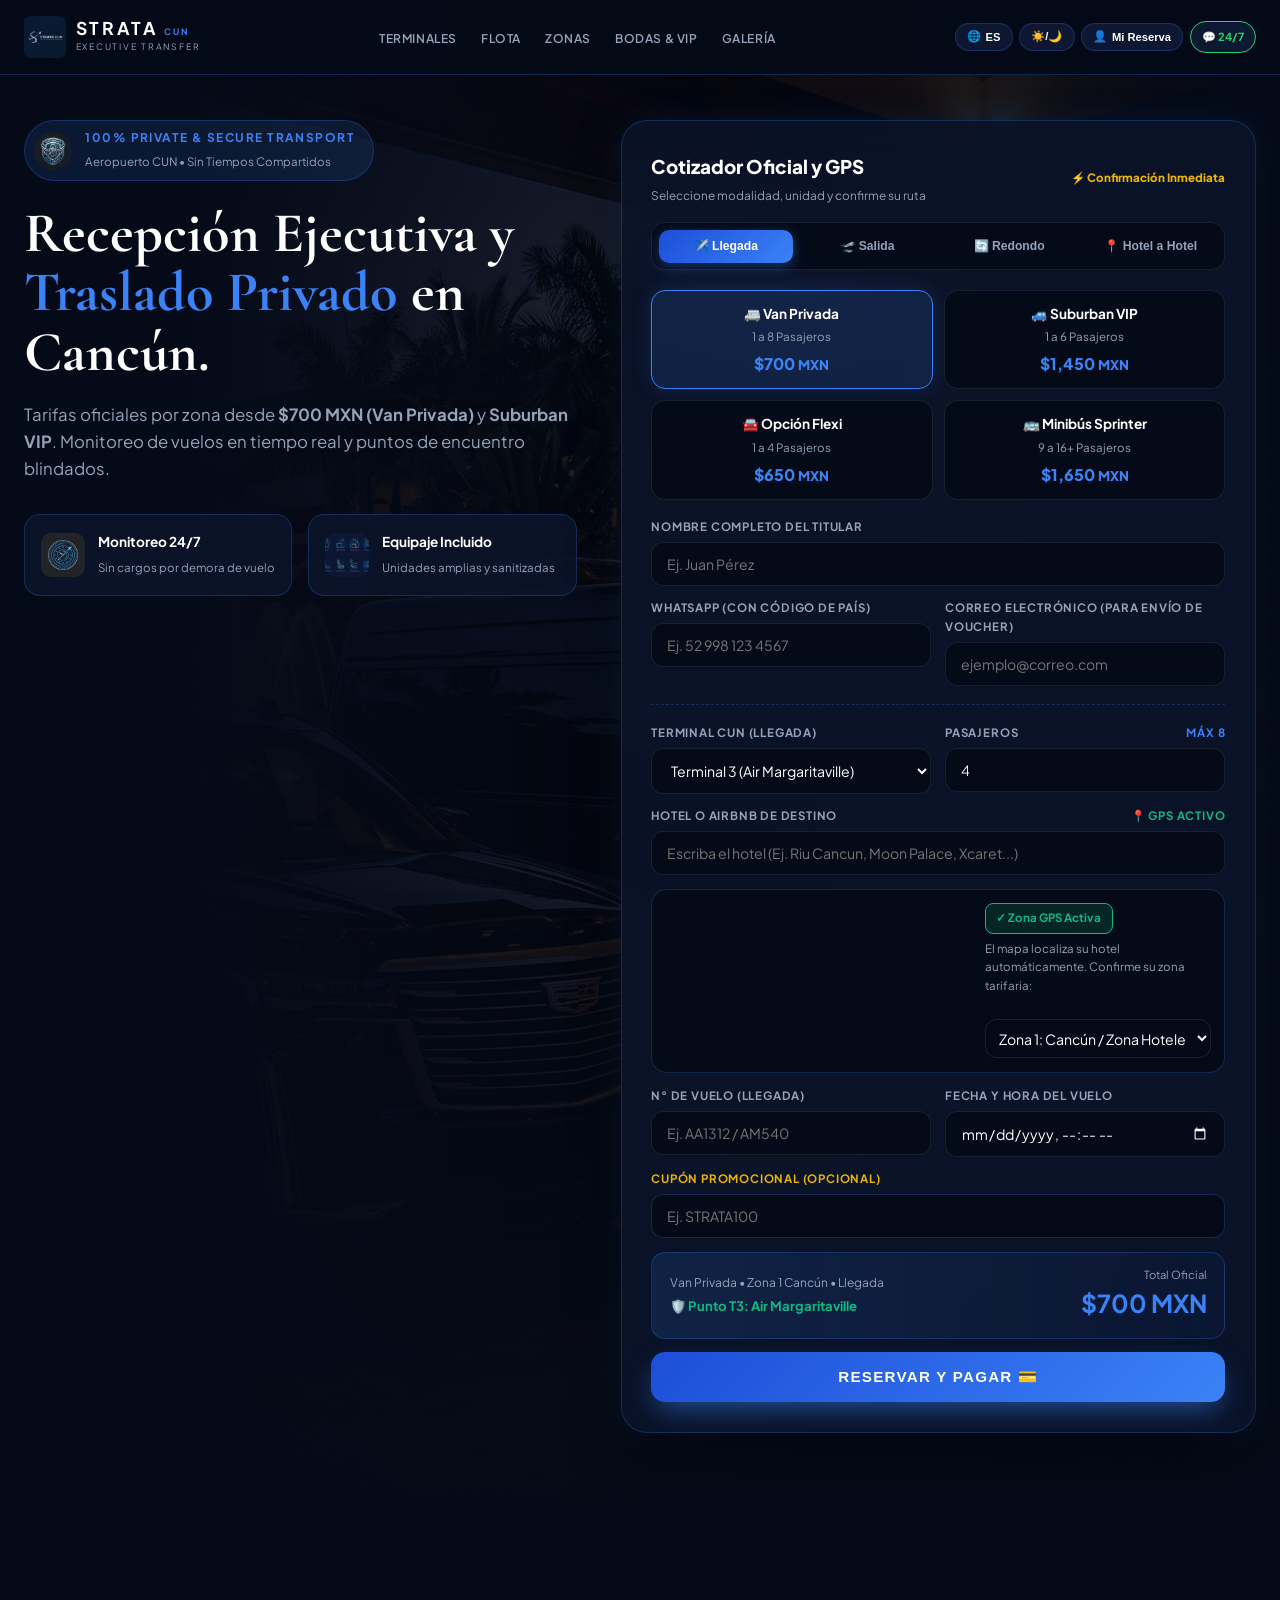
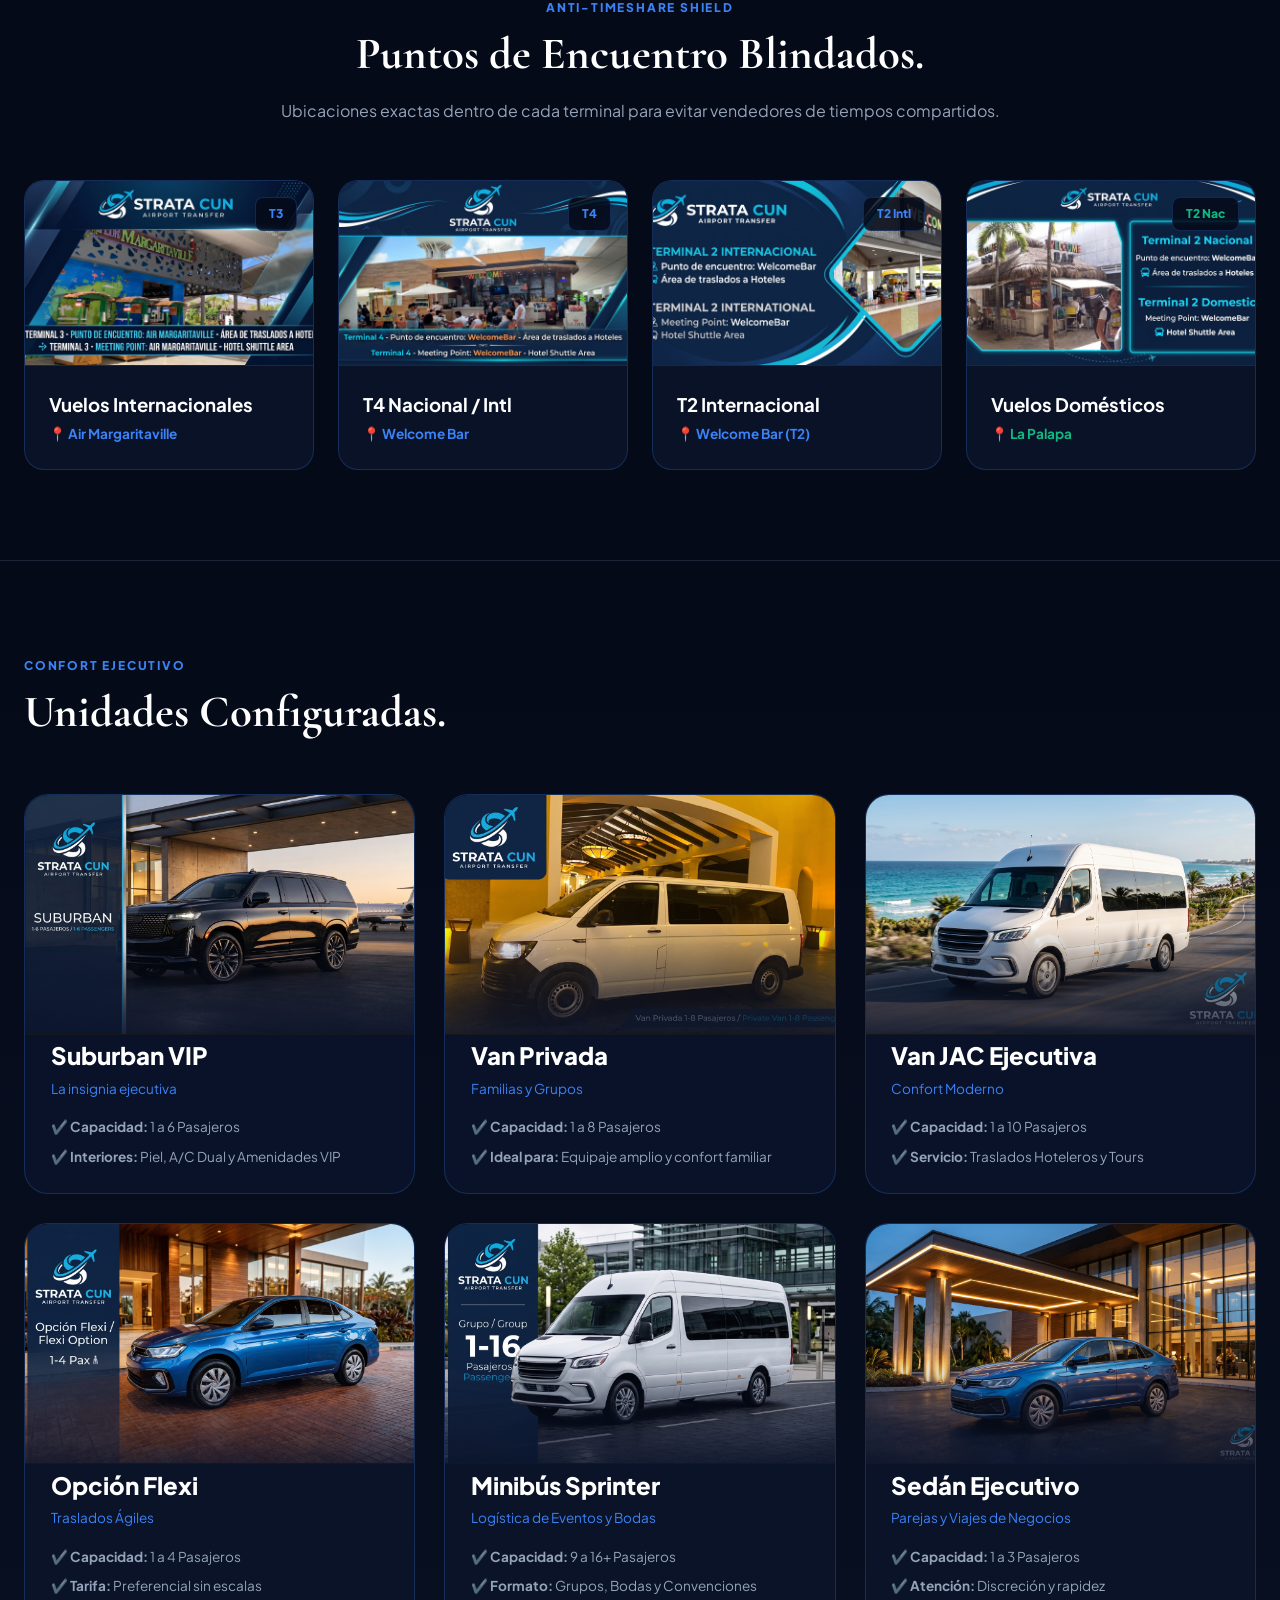
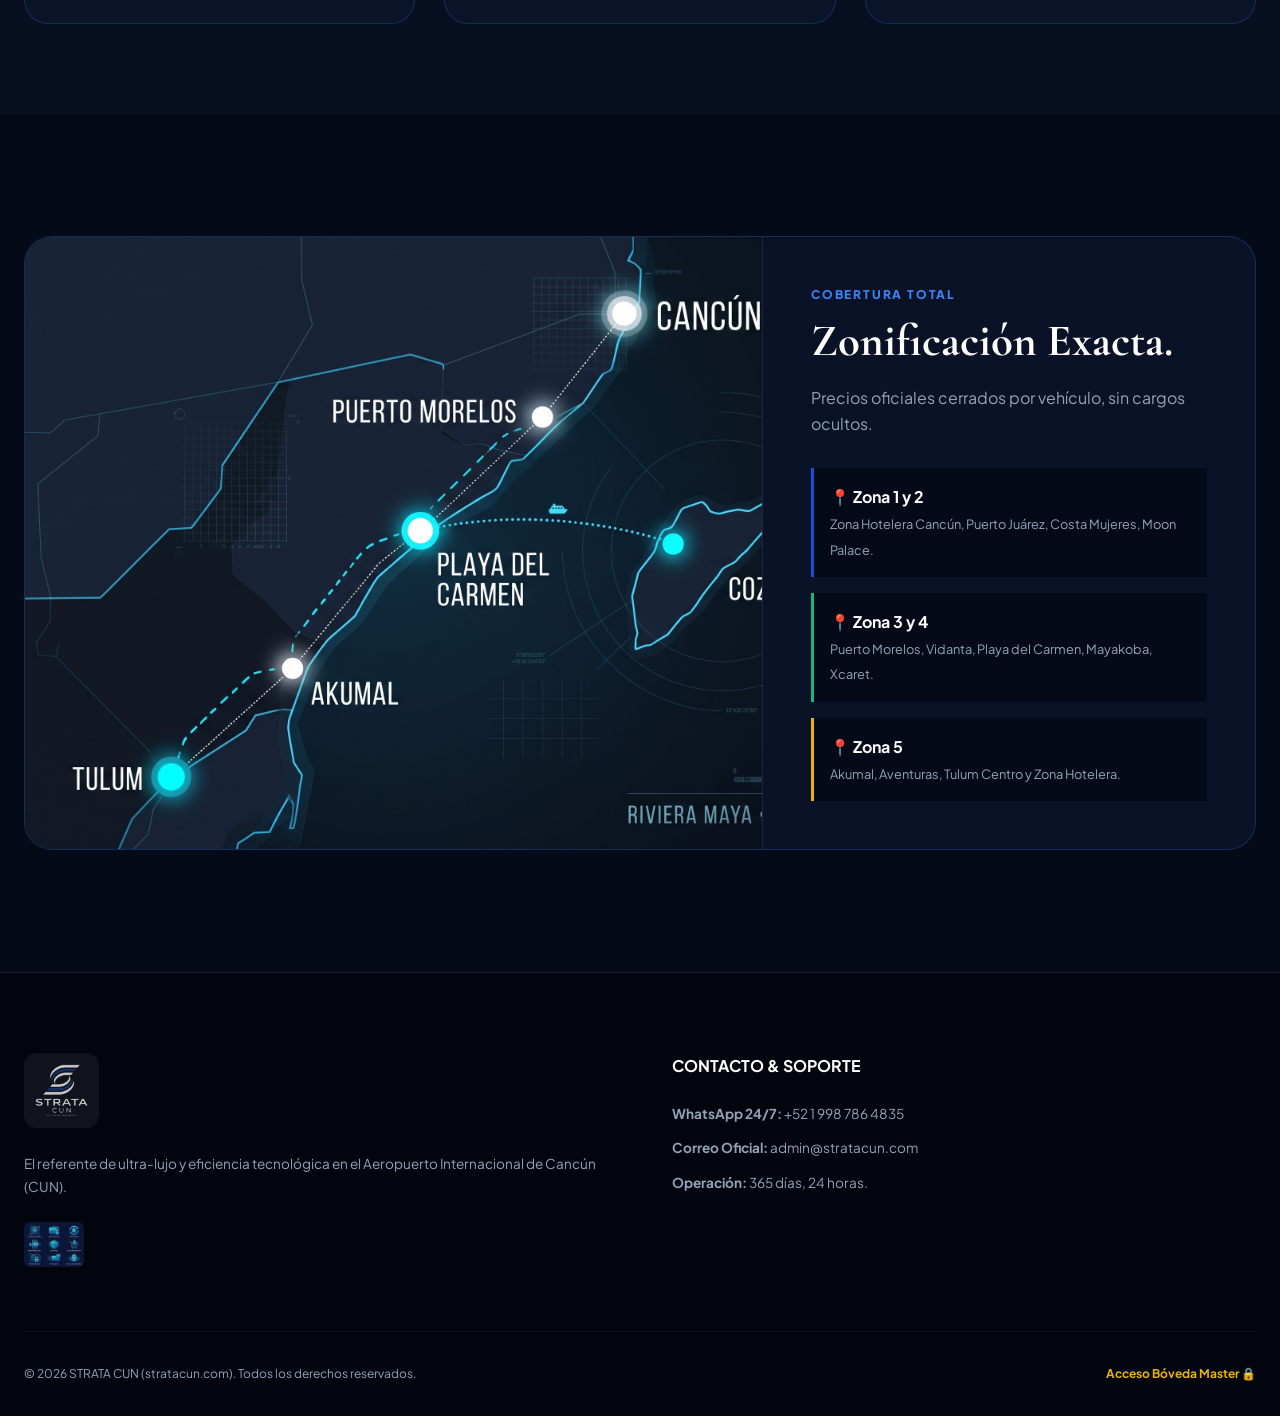
<file: index.html>
<!DOCTYPE html>
<html lang="es" data-theme="dark" class="scroll-smooth">
<head>
    <meta charset="UTF-8">
    <meta name="viewport" content="width=device-width, initial-scale=1.0">
    <title>STRATA CUN | Transportación Privada & VIP Aeropuerto de Cancún</title>
    <link rel="preconnect" href="https://fonts.googleapis.com">
    <link rel="preconnect" href="https://fonts.gstatic.com" crossorigin>
    <link href="https://fonts.googleapis.com/css2?family=Cormorant+Garamond:ital,wght@0,600;0,700;1,600&family=Plus+Jakarta+Sans:wght@300;400;500;600;700;800&display=swap" rel="stylesheet">

    <style>
        :root { --bg-main: #050a18; --bg-card: rgba(11, 20, 43, 0.85); --bg-elevated: rgba(15, 26, 54, 0.92); --bg-input: rgba(5, 10, 24, 0.92); --text-primary: #ffffff; --text-secondary: #94a3b8; --cyan: #1d4ed8; --cyan-glow: #3b82f6; --gold: #eab308; --emerald: #10b981; --border-glass: rgba(59, 130, 246, 0.24); --border-subtle: rgba(148, 163, 184, 0.14); --shadow-luxury: 0 25px 60px -15px rgba(0, 0, 0, 0.85), 0 0 35px rgba(59, 130, 246, 0.12); }
        [data-theme="light"] { --bg-main: #f8fafc; --bg-card: rgba(255, 255, 255, 0.92); --bg-elevated: #ffffff; --bg-input: #ffffff; --text-primary: #0f172a; --text-secondary: #475569; --cyan: #1e3a8a; --cyan-glow: #2563eb; --border-glass: rgba(37, 99, 235, 0.3); --border-subtle: rgba(15, 23, 42, 0.12); --shadow-luxury: 0 20px 50px -15px rgba(15, 23, 42, 0.15); }
        * { box-sizing: border-box; margin: 0; padding: 0; min-width: 0; }
        html { scroll-behavior: smooth; }
        img { max-width: 100%; height: auto; display: block; }
        body { background-color: var(--bg-main); color: var(--text-primary); font-family: 'Plus Jakarta Sans', sans-serif; line-height: 1.6; overflow-x: hidden; transition: background 0.4s ease, color 0.4s ease; }
        .serif-lux { font-family: 'Cormorant Garamond', Georgia, serif; }
        .container { max-width: 1340px; margin: 0 auto; padding: 0 1.5rem; }
        .navbar { position: fixed; top: 0; left: 0; right: 0; min-height: 75px; padding: 0.5rem 0; background: rgba(5, 10, 24, 0.95); backdrop-filter: blur(20px); border-bottom: 1px solid var(--border-glass); z-index: 1000; display: flex; align-items: center; }
        [data-theme="light"] .navbar { background: rgba(255, 255, 255, 0.95); }
        .nav-content { display: flex; align-items: center; justify-content: space-between; width: 100%; gap: 1rem; }
        .brand-box { display: flex; align-items: center; gap: 0.6rem; text-decoration: none; color: var(--text-primary); flex-shrink: 0; }
        .brand-logo-img { height: 42px; width: auto; border-radius: 6px; object-fit: contain; }
        .brand-text-container { display: flex; flex-direction: column; justify-content: center; }
        .brand-text-container strong { font-size: 1.1rem; letter-spacing: 0.15em; line-height: 1; }
        .brand-text-container span { font-size: 0.55rem; letter-spacing: 0.2em; color: var(--text-secondary); text-transform: uppercase; margin-top: 2px; }
        .nav-links { display: flex; gap: 1.5rem; list-style: none; margin: 0 auto; }
        .nav-links a { color: var(--text-secondary); text-decoration: none; font-size: 0.75rem; font-weight: 600; letter-spacing: 0.05em; text-transform: uppercase; transition: color 0.25s; }
        .nav-links a:hover { color: var(--cyan-glow); }
        .nav-controls { display: flex; align-items: center; gap: 0.4rem; flex-shrink: 0; }
        .btn-glass { background: var(--bg-elevated); color: var(--text-primary); border: 1px solid var(--border-glass); padding: 0.4rem 0.7rem; border-radius: 999px; font-size: 0.7rem; font-weight: 700; cursor: pointer; display: inline-flex; align-items: center; gap: 0.3rem; text-decoration: none; transition: all 0.25s ease; }
        .btn-glass:hover { border-color: var(--cyan-glow); box-shadow: 0 0 18px rgba(59, 130, 246, 0.3); transform: translateY(-1px); }
        .hero-section { position: relative; min-height: 100vh; padding: 120px 0 70px; display: flex; align-items: center; overflow: hidden; }
        .hero-backdrop { position: absolute; inset: 0; z-index: -1; }
        .hero-backdrop img { width: 100%; height: 100%; object-fit: cover; filter: brightness(0.38) contrast(1.1); }
        [data-theme="light"] .hero-backdrop img { filter: brightness(0.85) opacity(0.25); }
        .hero-backdrop::after { content: ""; position: absolute; inset: 0; background: linear-gradient(90deg, var(--bg-main) 15%, rgba(5, 10, 24, 0.55) 55%, var(--bg-main) 100%), linear-gradient(180deg, transparent 60%, var(--bg-main) 100%); }
        .hero-layout { display: grid; grid-template-columns: 1fr 1.15fr; gap: 2.75rem; align-items: start; width: 100%; }
        .shield-badge-row { display: inline-flex; align-items: center; gap: 0.85rem; background: rgba(59, 130, 246, 0.12); border: 1px solid var(--border-glass); padding: 0.45rem 1.1rem 0.45rem 0.55rem; border-radius: 999px; margin-bottom: 1.4rem; }
        .shield-badge-row img { width: 38px; height: 38px; border-radius: 50%; object-fit: cover; }
        .hero-headline { font-size: clamp(2.5rem, 4.4vw, 4.1rem); line-height: 1.06; margin-bottom: 1.2rem; font-weight: 700; }
        .pos-master-card { background: var(--bg-card); backdrop-filter: blur(24px); border: 1px solid var(--border-glass); border-radius: 26px; padding: 1.85rem; box-shadow: var(--shadow-luxury); width: 100%; }
        .service-pills { display: grid; grid-template-columns: repeat(4, 1fr); gap: 0.45rem; background: var(--bg-input); padding: 0.4rem; border-radius: 14px; border: 1px solid var(--border-subtle); margin-bottom: 1.2rem; }
        .service-pill-btn { background: transparent; border: none; color: var(--text-secondary); padding: 0.6rem 0.3rem; border-radius: 10px; font-size: 0.76rem; font-weight: 700; cursor: pointer; transition: all 0.2s; }
        .service-pill-btn.active { background: linear-gradient(135deg, var(--cyan), var(--cyan-glow)); color: #ffffff; box-shadow: 0 4px 14px rgba(59, 130, 246, 0.35); }
        .vehicle-selector-grid { display: grid; grid-template-columns: repeat(2, 1fr); gap: 0.7rem; margin-bottom: 1.1rem; }
        .veh-option-card { background: var(--bg-input); border: 1.5px solid var(--border-subtle); border-radius: 14px; padding: 0.75rem; cursor: pointer; transition: all 0.25s; display: flex; flex-direction: column; justify-content: center; align-items: center; gap: 0.25rem; text-align: center; }
        .veh-option-card.selected { border-color: var(--cyan-glow); background: rgba(59, 130, 246, 0.14); box-shadow: 0 0 20px rgba(59, 130, 246, 0.18); }
        .veh-option-title { font-size: 0.85rem; font-weight: 700; }
        .veh-option-pax { font-size: 0.72rem; color: var(--text-secondary); }
        .veh-option-price { font-weight: 800; color: var(--cyan-glow); font-size: 1rem; }
        .pos-form-grid { display: grid; grid-template-columns: 1fr 1fr; gap: 0.85rem; }
        .pos-field { display: flex; flex-direction: column; gap: 0.35rem; }
        .pos-field.full { grid-column: span 2; }
        .pos-label { font-size: 0.72rem; text-transform: uppercase; letter-spacing: 0.07em; color: var(--text-secondary); font-weight: 700; display: flex; justify-content: space-between; }
        .pos-input { background: var(--bg-input); border: 1px solid var(--border-subtle); color: var(--text-primary); padding: 0.75rem 0.95rem; border-radius: 12px; font-size: 0.88rem; font-family: inherit; outline: none; width: 100%; color-scheme: dark; }
        [data-theme="light"] .pos-input { color-scheme: light; }
        .pos-input:focus { border-color: var(--cyan-glow); }
        .map-zone-container { grid-column: span 2; background: var(--bg-input); border: 1px solid var(--border-glass); border-radius: 16px; padding: 0.85rem; display: grid; grid-template-columns: 1.15fr 0.85fr; gap: 0.85rem; align-items: stretch; }
        .google-map-frame { width: 100%; height: 155px; border: 0; border-radius: 10px; }
        .zone-confirm-box { display: flex; flex-direction: column; justify-content: space-between; font-size: 0.78rem; }
        .zone-status-pill { display: inline-block; padding: 0.3rem 0.65rem; border-radius: 8px; background: rgba(16, 185, 129, 0.15); border: 1px solid var(--emerald); color: var(--emerald); font-weight: 700; font-size: 0.72rem; margin-bottom: 0.4rem; }
        .price-bar-live { grid-column: span 2; background: linear-gradient(90deg, rgba(59, 130, 246, 0.15), rgba(37, 99, 235, 0.05)); border: 1px solid var(--border-glass); border-radius: 14px; padding: 0.85rem 1.1rem; display: flex; justify-content: space-between; align-items: center; }
        .btn-book-now { grid-column: span 2; background: linear-gradient(135deg, var(--cyan), var(--cyan-glow)); color: #ffffff; border: none; padding: 1rem; border-radius: 14px; font-size: 0.95rem; font-weight: 800; text-transform: uppercase; letter-spacing: 0.08em; cursor: pointer; box-shadow: 0 12px 28px -6px rgba(59, 130, 246, 0.55); transition: transform 0.2s; width: 100%; }
        .btn-book-now:hover { transform: translateY(-2px); }
        .btn-book-now:disabled { opacity: 0.6; cursor: not-allowed; }
        .section-block { padding: 90px 0; position: relative; }
        .section-header { max-width: 800px; margin-bottom: 3.5rem; }
        .section-tag { color: var(--cyan-glow); font-size: 0.75rem; font-weight: 800; text-transform: uppercase; letter-spacing: 0.15em; margin-bottom: 0.8rem; display: inline-block; }
        .section-title { font-size: clamp(2.2rem, 3.5vw, 3.2rem); line-height: 1.1; margin-bottom: 1.2rem; }
        .terminals-grid { display: grid; grid-template-columns: repeat(4, 1fr); gap: 1.5rem; }
        .terminal-card { background: var(--bg-card); border: 1px solid var(--border-glass); border-radius: 20px; overflow: hidden; display: flex; flex-direction: column; transition: transform 0.3s; }
        .terminal-card:hover { border-color: var(--cyan-glow); transform: translateY(-5px); box-shadow: var(--shadow-luxury); }
        .terminal-img-box { height: 185px; width: 100%; position: relative; overflow: hidden; border-bottom: 1px solid var(--border-subtle); }
        .terminal-img-box img { width: 100%; height: 100%; object-fit: cover; }
        .terminal-badge { position: absolute; top: 1rem; right: 1rem; background: rgba(5, 10, 24, 0.85); color: var(--cyan-glow); padding: 0.4rem 0.8rem; border-radius: 8px; font-weight: 800; font-size: 0.75rem; border: 1px solid var(--border-glass); }
        .terminal-content { padding: 1.5rem; flex-grow: 1; }
        .fleet-grid { display: grid; grid-template-columns: repeat(3, 1fr); gap: 1.8rem; }
        .fleet-card { background: var(--bg-card); border: 1px solid var(--border-glass); border-radius: 24px; overflow: hidden; display: flex; flex-direction: column; transition: transform 0.3s; }
        .fleet-card:hover { transform: translateY(-5px); border-color: var(--cyan-glow); }
        .fleet-visual { height: 240px; width: 100%; position: relative; overflow: hidden; background: #000; border-bottom: 1px solid var(--border-subtle); }
        .fleet-visual img { width: 100%; height: 100%; object-fit: cover; }
        .fleet-visual-overlay { position: absolute; inset: 0; background: linear-gradient(to top, var(--bg-card) 0%, transparent 45%); }
        .fleet-body { padding: 1.6rem; position: relative; z-index: 2; margin-top: -1.5rem; }
        .map-section-grid { display: grid; grid-template-columns: 1.2fr 0.8fr; background: var(--bg-card); border-radius: 28px; border: 1px solid var(--border-glass); overflow: hidden; margin-top: 2rem; }
        .map-visual-box { width: 100%; min-height: 400px; overflow: hidden; border-right: 1px solid var(--border-subtle); }
        .map-visual-box img { width: 100%; height: 100%; object-fit: cover; }
        .map-content-box { padding: 3rem; display: flex; flex-direction: column; justify-content: center; }
        .modal-overlay { position: fixed; inset: 0; background: rgba(0, 0, 0, 0.78); backdrop-filter: blur(8px); z-index: 2000; display: none; place-items: center; padding: 1rem; }
        .modal-overlay.active { display: grid; }
        .modal-box { background: var(--bg-card); border: 1px solid var(--border-glass); border-radius: 24px; padding: 2.5rem; width: 100%; max-width: 500px; box-shadow: var(--shadow-luxury); position: relative; }
        .modal-close { position: absolute; top: 1.2rem; right: 1.2rem; background: none; border: none; color: var(--text-secondary); font-size: 1.5rem; cursor: pointer; }
        @media (max-width: 1024px) { .hero-layout, .map-section-grid, .fleet-grid { grid-template-columns: 1fr; } .nav-links { display: none; } .terminals-grid { grid-template-columns: repeat(2, 1fr); } }
        @media (max-width: 640px) { .vehicle-selector-grid, .pos-form-grid, .terminals-grid { grid-template-columns: 1fr; } .pos-field.full, .map-zone-container, .price-bar-live, .btn-book-now { grid-column: span 1; } .service-pills { grid-template-columns: repeat(2, 1fr); } }
    </style>
</head>
<body>
    <header class="navbar">
        <div class="container nav-content">
            <a href="index.html" class="brand-box">
                <img data-asset="Strata1CUNlogo" src="assets/Strata1CUNlogo.jpg" alt="Strata CUN Logo" class="brand-logo-img">
                <div class="brand-text-container">
                    <strong>STRATA <span style="color: var(--cyan-glow);">CUN</span></strong>
                    <span>Executive Transfer</span>
                </div>
            </a>
            <ul class="nav-links">
                <li><a href="#terminales" data-es="Terminales" data-en="Terminals">Terminales</a></li>
                <li><a href="#flota" data-es="Flota" data-en="Fleet">Flota</a></li>
                <li><a href="#zonas" data-es="Zonas" data-en="Zones">Zonas</a></li>
                <li><a href="bodas.html" data-es="Bodas & VIP" data-en="Weddings & VIP">Bodas & VIP</a></li>
                <li><a href="galeria.html" data-es="Galería" data-en="Gallery">Galería</a></li>
            </ul>
            <div class="nav-controls">
                <button id="langToggleBtn" class="btn-glass" onclick="toggleLanguage()">🌐 <span id="langDisplay">ES</span></button>
                <button id="themeToggleBtn" class="btn-glass" onclick="toggleTheme()">☀️/🌙</button>
                <button onclick="openModal('userModal')" class="btn-glass">👤 <span data-es="Mi Reserva" data-en="My Booking">Mi Reserva</span></button>
                <a href="https://wa.me/5219987864835" target="_blank" class="btn-glass" style="border-color: #25d366; color: #25d366;">💬 24/7</a>
            </div>
        </div>
    </header>

    <section class="hero-section">
        <div class="hero-backdrop"><img data-asset="SUV5" src="assets/SUV5.jpg" alt="Flota Strata CUN"></div>
        <div class="container hero-layout">
            <div>
                <div class="shield-badge-row">
                    <img data-asset="Shield" src="assets/Shield.jpg" alt="Shield">
                    <div>
                        <strong style="font-size: 0.75rem; color: var(--cyan-glow); display: block; text-transform: uppercase; letter-spacing: 0.12em;">100% Private & Secure Transport</strong>
                        <span style="font-size: 0.72rem; color: var(--text-secondary);" data-es="Aeropuerto CUN • Sin Tiempos Compartidos" data-en="CUN Airport • No Timeshares">Aeropuerto CUN • Sin Tiempos Compartidos</span>
                    </div>
                </div>
                <h1 class="hero-headline serif-lux" data-es="Recepción Ejecutiva y <span style='color: var(--cyan-glow)'>Traslado Privado</span> en Cancún." data-en="Executive Reception & <span style='color: var(--cyan-glow)'>Private Transfer</span> in Cancun.">Recepción Ejecutiva y <span style="color: var(--cyan-glow);">Traslado Privado</span> en Cancún.</h1>
                <p style="color: var(--text-secondary); font-size: 1.05rem; margin-bottom: 1.5rem;" data-es="Tarifas oficiales por zona desde <strong>$700 MXN (Van Privada)</strong> y <strong>Suburban VIP</strong>. Monitoreo de vuelos en tiempo real y puntos de encuentro blindados." data-en="Official zone rates from <strong>$700 MXN (Private Van)</strong> and <strong>Suburban VIP</strong>. Real-time flight tracking and shielded meeting points.">Tarifas oficiales por zona desde <strong>$700 MXN (Van Privada)</strong> y <strong>Suburban VIP</strong>. Monitoreo de vuelos en tiempo real y puntos de encuentro blindados.</p>
                
                <div style="display: grid; grid-template-columns: 1fr 1fr; gap: 1rem; margin-top: 2rem;">
                    <div style="background: var(--bg-card); border: 1px solid var(--border-glass); padding: 1rem; border-radius: 16px; display: flex; align-items: center; gap: 0.8rem;">
                        <img data-asset="Clock3" src="assets/Clock3.jpg" style="width: 44px; height: 44px; border-radius: 10px; object-fit: cover;">
                        <div><strong style="font-size: 0.85rem; display: block;">Monitoreo 24/7</strong><span style="font-size: 0.72rem; color: var(--text-secondary);">Sin cargos por demora de vuelo</span></div>
                    </div>
                    <div style="background: var(--bg-card); border: 1px solid var(--border-glass); padding: 1rem; border-radius: 16px; display: flex; align-items: center; gap: 0.8rem;">
                        <img data-asset="Luggage" src="assets/Luggage.jpg" style="width: 44px; height: 44px; border-radius: 10px; object-fit: cover;">
                        <div><strong style="font-size: 0.85rem; display: block;">Equipaje Incluido</strong><span style="font-size: 0.72rem; color: var(--text-secondary);">Unidades amplias y sanitizadas</span></div>
                    </div>
                </div>
            </div>

            <!-- COTIZADOR MASTER CON GPS Y MULTIDESTINO -->
            <div class="pos-master-card">
                <div style="display: flex; justify-content: space-between; align-items: center; margin-bottom: 1rem;">
                    <div>
                        <h2 style="font-size: 1.18rem; font-weight: 800;" data-es="Cotizador Oficial y GPS" data-en="Official Quote & GPS">Cotizador Oficial y GPS</h2>
                        <span style="font-size: 0.74rem; color: var(--text-secondary);" data-es="Seleccione modalidad, unidad y confirme su ruta" data-en="Select mode, vehicle and confirm route">Seleccione modalidad, unidad y confirme su ruta</span>
                    </div>
                    <span style="font-size: 0.72rem; color: var(--gold); font-weight: 800;">⚡ Confirmación Inmediata</span>
                </div>

                <div class="service-pills" id="tripTypeTabs">
                    <button type="button" class="service-pill-btn active" onclick="setTripType('Llegada', this)">✈️ Llegada</button>
                    <button type="button" class="service-pill-btn" onclick="setTripType('Salida', this)">🛫 Salida</button>
                    <button type="button" class="service-pill-btn" onclick="setTripType('Redondo', this)">🔄 Redondo</button>
                    <button type="button" class="service-pill-btn" onclick="setTripType('Multi', this)">📍 Hotel a Hotel</button>
                </div>

                <div class="vehicle-selector-grid">
                    <div class="veh-option-card selected" id="card-van" onclick="selectUnitType('van')">
                        <span class="veh-option-title">🚐 Van Privada</span>
                        <span class="veh-option-pax">1 a 8 Pasajeros</span>
                        <div class="veh-option-price">$700 <small>MXN</small></div>
                    </div>
                    <div class="veh-option-card" id="card-suburban" onclick="selectUnitType('suburban')">
                        <span class="veh-option-title">🚙 Suburban VIP</span>
                        <span class="veh-option-pax">1 a 6 Pasajeros</span>
                        <div class="veh-option-price">$1,450 <small>MXN</small></div>
                    </div>
                    <div class="veh-option-card" id="card-flexi" onclick="selectUnitType('flexi')">
                        <span class="veh-option-title">🚘 Opción Flexi</span>
                        <span class="veh-option-pax">1 a 4 Pasajeros</span>
                        <div class="veh-option-price">$650 <small>MXN</small></div>
                    </div>
                    <div class="veh-option-card" id="card-minibus" onclick="selectUnitType('minibus')">
                        <span class="veh-option-title">🚌 Minibús Sprinter</span>
                        <span class="veh-option-pax">9 a 16+ Pasajeros</span>
                        <div class="veh-option-price">$1,650 <small>MXN</small></div>
                    </div>
                </div>

                <form id="bookingPosForm" onsubmit="handleQuoteSubmit(event)" class="pos-form-grid">
                    <div class="pos-field full">
                        <label class="pos-label">Nombre Completo del Titular</label>
                        <input type="text" id="posNombre" class="pos-input" placeholder="Ej. Juan Pérez" required>
                    </div>
                    <div class="pos-field">
                        <label class="pos-label">WhatsApp (con código de país)</label>
                        <input type="text" id="posWhatsApp" class="pos-input" placeholder="Ej. 52 998 123 4567" required>
                    </div>
                    <div class="pos-field">
                        <label class="pos-label">Correo Electrónico (Para envío de Voucher)</label>
                        <input type="email" id="posCorreo" class="pos-input" placeholder="ejemplo@correo.com" required>
                    </div>

                    <hr style="grid-column: span 2; border: none; border-top: 1px dashed var(--border-glass); margin: 0.3rem 0;">

                    <div class="pos-field" id="campoTerminal">
                        <label class="pos-label" id="labelTerminal">Terminal CUN (Llegada)</label>
                        <select id="posTerminal" class="pos-input" onchange="updateTerminalHint()">
                            <option value="T3">Terminal 3 (Air Margaritaville)</option>
                            <option value="T4">Terminal 4 (Welcome Bar)</option>
                            <option value="T2">Terminal 2 (La Palapa / Welcome Bar)</option>
                            <option value="FBO">FBO (Aviación Privada)</option>
                        </select>
                    </div>
                    <div class="pos-field" id="campoPasajeros">
                        <label class="pos-label"><span>Pasajeros</span><span id="paxLimitHint" style="color: var(--cyan-glow);">Máx 8</span></label>
                        <input type="number" id="posPax" class="pos-input" min="1" max="40" value="4" onchange="recalculateTotal()" required>
                    </div>
                    
                    <!-- HOTEL 1 (Destino en Llegada / Origen en Salida o Intercambio) -->
                    <div class="pos-field full" id="campoHotel1">
                        <label class="pos-label">
                            <span id="labelHotel1">Hotel o Airbnb de Destino</span>
                            <span style="color: var(--emerald);">📍 GPS Activo</span>
                        </label>
                        <input type="text" id="posHotelInput" list="cancunHotelsList" class="pos-input" placeholder="Escriba el hotel (Ej. Riu Cancun, Moon Palace, Xcaret...)" oninput="onHotelInputChange()" required>
                        <datalist id="cancunHotelsList">
                            <option value="Hotel Riu Cancun (Zona 1)">
                            <option value="Hyatt Ziva Cancun (Zona 1)">
                            <option value="Hard Rock Hotel Cancun (Zona 1)">
                            <option value="Moon Palace Cancun (Zona 2)">
                            <option value="Garza Blanca Costa Mujeres (Zona 2)">
                            <option value="Planet Hollywood Costa Mujeres (Zona 2)">
                            <option value="Dreams Jade Puerto Morelos (Zona 3)">
                            <option value="Vidanta Riviera Maya (Zona 3)">
                            <option value="Hotel Xcaret México (Zona 4)">
                            <option value="Rosewood Mayakoba (Zona 4)">
                            <option value="Playa del Carmen Centro (Zona 4)">
                            <option value="Dreams Tulum Resort (Zona 5)">
                            <option value="Zona Hotelera Tulum (Zona 5)">
                        </datalist>
                    </div>

                    <!-- HOTEL 2 (Exclusivo para Intercambio de Hoteles / Multidestino) -->
                    <div class="pos-field full" id="campoHotel2" style="display: none;">
                        <label class="pos-label">
                            <span>Hotel 2: Destino Final (A dónde se traslada)</span>
                            <span style="color: var(--gold);">🔄 Intercambio de Hotel</span>
                        </label>
                        <input type="text" id="posHotelDestino2" list="cancunHotelsList" class="pos-input" placeholder="Escriba el segundo hotel o destino final..." oninput="onHotel2InputChange()">
                    </div>

                    <!-- MAPA GPS EN VIVO -->
                    <div class="map-zone-container">
                        <iframe id="liveGoogleMap" class="google-map-frame" loading="lazy" allowfullscreen src="https://maps.google.com/maps?q=Zona+Hotelera+Cancun&t=&z=12&ie=UTF8&iwloc=&output=embed"></iframe>
                        <div class="zone-confirm-box">
                            <div>
                                <span class="zone-status-pill" id="zoneBadgeStatus">✓ Zona GPS Activa</span>
                                <p style="color: var(--text-secondary); font-size: 0.72rem; margin-bottom: 0.4rem;">El mapa localiza su hotel automáticamente. Confirme su zona tarifaria:</p>
                            </div>
                            <select id="posZoneSelect" class="pos-input" style="width: 100%; padding: 0.55rem;" onchange="recalculateTotal()">
                                <option value="z1">Zona 1: Cancún / Zona Hotelera</option>
                                <option value="z2">Zona 2: Costa Mujeres / Moon Palace</option>
                                <option value="z3">Zona 3: Puerto Morelos / Paraíso</option>
                                <option value="z4">Zona 4: Playa del Carmen / Xcaret</option>
                                <option value="z5">Zona 5: Akumal / Tulum</option>
                            </select>
                        </div>
                    </div>

                    <div class="pos-field">
                        <label class="pos-label" id="labelVuelo">N° de Vuelo (Llegada)</label>
                        <input type="text" id="posFlight" class="pos-input" placeholder="Ej. AA1312 / AM540" required>
                    </div>
                    <div class="pos-field">
                        <label class="pos-label" id="labelFecha">Fecha y Hora del Vuelo</label>
                        <input type="datetime-local" id="posDate" class="pos-input" required>
                    </div>

                    <div class="pos-field full">
                        <label class="pos-label" style="color: var(--gold);">Cupón Promocional (Opcional)</label>
                        <input type="text" id="posCupon" class="pos-input" placeholder="Ej. STRATA100" oninput="recalculateTotal()" style="border-color: var(--border-glass);">
                    </div>

                    <div class="price-bar-live">
                        <div>
                            <span style="font-size: 0.75rem; color: var(--text-secondary); display: block;" id="liveSummaryText">Van Privada • Zona 1 Local • Llegada</span>
                            <strong style="font-size: 0.82rem; color: var(--emerald);" id="terminalSafeNote">🛡️ Punto T3: Air Margaritaville</strong>
                        </div>
                        <div style="text-align: right;">
                            <span style="font-size: 0.7rem; color: var(--text-secondary); display: block;">Total Oficial</span>
                            <strong style="font-size: 1.55rem; color: var(--cyan-glow);" id="liveTotalAmount">$700 MXN</strong>
                        </div>
                    </div>
                    
                    <button type="submit" id="btnSubmitQuote" class="btn-book-now">Reservar y Pagar 💳</button>
                </form>
            </div>
        </div>
    </section>

    <!-- SECCIÓN PUNTOS BLINDADOS EN TERMINALES -->
    <section class="section-block" id="terminales">
        <div class="container">
            <div class="section-header" style="text-align: center; margin: 0 auto 3.5rem;">
                <span class="section-tag">Anti-Timeshare Shield</span>
                <h2 class="section-title serif-lux">Puntos de Encuentro Blindados.</h2>
                <p style="color: var(--text-secondary);">Ubicaciones exactas dentro de cada terminal para evitar vendedores de tiempos compartidos.</p>
            </div>
            <div class="terminals-grid">
                <div class="terminal-card">
                    <div class="terminal-img-box"><img data-asset="T3PUNTO" src="assets/T3PUNTO.jpg" alt="Terminal 3"><span class="terminal-badge">T3</span></div>
                    <div class="terminal-content">
                        <h3>Vuelos Internacionales</h3>
                        <span style="color: var(--cyan-glow); font-weight: 700; font-size: 0.85rem;">📍 Air Margaritaville</span>
                    </div>
                </div>
                <div class="terminal-card">
                    <div class="terminal-img-box"><img data-asset="T4PUNTO" src="assets/T4PUNTO.jpg" alt="Terminal 4"><span class="terminal-badge">T4</span></div>
                    <div class="terminal-content">
                        <h3>T4 Nacional / Intl</h3>
                        <span style="color: var(--cyan-glow); font-weight: 700; font-size: 0.85rem;">📍 Welcome Bar</span>
                    </div>
                </div>
                <div class="terminal-card">
                    <div class="terminal-img-box"><img data-asset="T2INTER" src="assets/T2INTER.jpg" alt="Terminal 2 Intl"><span class="terminal-badge">T2 Intl</span></div>
                    <div class="terminal-content">
                        <h3>T2 Internacional</h3>
                        <span style="color: var(--cyan-glow); font-weight: 700; font-size: 0.85rem;">📍 Welcome Bar (T2)</span>
                    </div>
                </div>
                <div class="terminal-card">
                    <div class="terminal-img-box"><img data-asset="T2NACIONALPUNTO" src="assets/T2NACIONALPUNTO.jpg" alt="Terminal 2 Nacional"><span class="terminal-badge" style="color:var(--emerald);">T2 Nac</span></div>
                    <div class="terminal-content">
                        <h3>Vuelos Domésticos</h3>
                        <span style="color: var(--emerald); font-weight: 700; font-size: 0.85rem;">📍 La Palapa</span>
                    </div>
                </div>
            </div>
        </div>
    </section>

    <!-- SECCIÓN FLOTA COMPLETA CON TUS IMÁGENES -->
    <section class="section-block" id="flota" style="background: linear-gradient(180deg, transparent, rgba(59, 130, 246, 0.04)); border-top: 1px solid var(--border-subtle);">
        <div class="container">
            <div class="section-header">
                <span class="section-tag">Confort Ejecutivo</span>
                <h2 class="section-title serif-lux">Unidades Configuradas.</h2>
            </div>
            
            <div class="fleet-grid">
                <div class="fleet-card">
                    <div class="fleet-visual"><img data-asset="BlackLOGOSUV" src="assets/BlackLOGOSUV.jpg" alt="Suburban VIP"><div class="fleet-visual-overlay"></div></div>
                    <div class="fleet-body">
                        <h3 style="font-size: 1.5rem; font-weight: 800;">Suburban VIP</h3>
                        <span style="font-size: 0.85rem; color: var(--cyan-glow);">La insignia ejecutiva</span>
                        <ul style="list-style: none; display: grid; gap: 0.5rem; font-size: 0.85rem; color: var(--text-secondary); margin-top: 1rem;">
                            <li>✔️ <strong>Capacidad:</strong> 1 a 6 Pasajeros</li>
                            <li>✔️ <strong>Interiores:</strong> Piel, A/C Dual y Amenidades VIP</li>
                        </ul>
                    </div>
                </div>
                <div class="fleet-card">
                    <div class="fleet-visual"><img data-asset="VANPRIVADA8" src="assets/VANPRIVADA8.jpg" alt="Van Ejecutiva"><div class="fleet-visual-overlay"></div></div>
                    <div class="fleet-body">
                        <h3 style="font-size: 1.5rem; font-weight: 800;">Van Privada</h3>
                        <span style="font-size: 0.85rem; color: var(--cyan-glow);">Familias y Grupos</span>
                        <ul style="list-style: none; display: grid; gap: 0.5rem; font-size: 0.85rem; color: var(--text-secondary); margin-top: 1rem;">
                            <li>✔️ <strong>Capacidad:</strong> 1 a 8 Pasajeros</li>
                            <li>✔️ <strong>Ideal para:</strong> Equipaje amplio y confort familiar</li>
                        </ul>
                    </div>
                </div>
                <div class="fleet-card">
                    <div class="fleet-visual"><img data-asset="JACBLAMCA" src="assets/JACBLAMCA.jpg" alt="JAC Ejecutiva"><div class="fleet-visual-overlay"></div></div>
                    <div class="fleet-body">
                        <h3 style="font-size: 1.5rem; font-weight: 800;">Van JAC Ejecutiva</h3>
                        <span style="font-size: 0.85rem; color: var(--cyan-glow);">Confort Moderno</span>
                        <ul style="list-style: none; display: grid; gap: 0.5rem; font-size: 0.85rem; color: var(--text-secondary); margin-top: 1rem;">
                            <li>✔️ <strong>Capacidad:</strong> 1 a 10 Pasajeros</li>
                            <li>✔️ <strong>Servicio:</strong> Traslados Hoteleros y Tours</li>
                        </ul>
                    </div>
                </div>
                <div class="fleet-card">
                    <div class="fleet-visual"><img data-asset="FLEXI4" src="assets/FLEXI4.jpg" alt="Opción Flexi"><div class="fleet-visual-overlay"></div></div>
                    <div class="fleet-body">
                        <h3 style="font-size: 1.5rem; font-weight: 800;">Opción Flexi</h3>
                        <span style="font-size: 0.85rem; color: var(--cyan-glow);">Traslados Ágiles</span>
                        <ul style="list-style: none; display: grid; gap: 0.5rem; font-size: 0.85rem; color: var(--text-secondary); margin-top: 1rem;">
                            <li>✔️ <strong>Capacidad:</strong> 1 a 4 Pasajeros</li>
                            <li>✔️ <strong>Tarifa:</strong> Preferencial sin escalas</li>
                        </ul>
                    </div>
                </div>
                <div class="fleet-card">
                    <div class="fleet-visual"><img data-asset="MINIBUS16" src="assets/MINIBUS16.jpg" alt="Minibús Sprinter"><div class="fleet-visual-overlay"></div></div>
                    <div class="fleet-body">
                        <h3 style="font-size: 1.5rem; font-weight: 800;">Minibús Sprinter</h3>
                        <span style="font-size: 0.85rem; color: var(--cyan-glow);">Logística de Eventos y Bodas</span>
                        <ul style="list-style: none; display: grid; gap: 0.5rem; font-size: 0.85rem; color: var(--text-secondary); margin-top: 1rem;">
                            <li>✔️ <strong>Capacidad:</strong> 9 a 16+ Pasajeros</li>
                            <li>✔️ <strong>Formato:</strong> Grupos, Bodas y Convenciones</li>
                        </ul>
                    </div>
                </div>
                <div class="fleet-card">
                    <div class="fleet-visual"><img data-asset="SEDAN" src="assets/SEDAN.jpg" alt="Sedán Ejecutivo"><div class="fleet-visual-overlay"></div></div>
                    <div class="fleet-body">
                        <h3 style="font-size: 1.5rem; font-weight: 800;">Sedán Ejecutivo</h3>
                        <span style="font-size: 0.85rem; color: var(--cyan-glow);">Parejas y Viajes de Negocios</span>
                        <ul style="list-style: none; display: grid; gap: 0.5rem; font-size: 0.85rem; color: var(--text-secondary); margin-top: 1rem;">
                            <li>✔️ <strong>Capacidad:</strong> 1 a 3 Pasajeros</li>
                            <li>✔️ <strong>Atención:</strong> Discreción y rapidez</li>
                        </ul>
                    </div>
                </div>
            </div>
        </div>
    </section>

    <!-- SECCIÓN ZONAS -->
    <section class="section-block" id="zonas">
        <div class="container">
            <div class="map-section-grid">
                <div class="map-visual-box"><img data-asset="RivieraMaya" src="assets/RivieraMaya.jpg" alt="Mapa Riviera Maya"></div>
                <div class="map-content-box">
                    <span class="section-tag">Cobertura Total</span>
                    <h2 class="section-title serif-lux">Zonificación Exacta.</h2>
                    <p style="color: var(--text-secondary); margin-bottom: 2rem;">Precios oficiales cerrados por vehículo, sin cargos ocultos.</p>
                    <div style="display: grid; gap: 1rem;">
                        <div style="padding: 1rem; border-left: 3px solid var(--cyan); background: var(--bg-input);"><strong>📍 Zona 1 y 2</strong><br><span style="font-size:0.8rem;color:var(--text-secondary);">Zona Hotelera Cancún, Puerto Juárez, Costa Mujeres, Moon Palace.</span></div>
                        <div style="padding: 1rem; border-left: 3px solid var(--emerald); background: var(--bg-input);"><strong>📍 Zona 3 y 4</strong><br><span style="font-size:0.8rem;color:var(--text-secondary);">Puerto Morelos, Vidanta, Playa del Carmen, Mayakoba, Xcaret.</span></div>
                        <div style="padding: 1rem; border-left: 3px solid var(--gold); background: var(--bg-input);"><strong>📍 Zona 5</strong><br><span style="font-size:0.8rem;color:var(--text-secondary);">Akumal, Aventuras, Tulum Centro y Zona Hotelera.</span></div>
                    </div>
                </div>
            </div>
        </div>
    </section>

    <footer style="background: #02050e; border-top: 1px solid var(--border-glass); padding: 5rem 0 2rem; margin-top: 2rem;">
        <div class="container">
            <div style="display: grid; grid-template-columns: repeat(auto-fit, minmax(250px, 1fr)); gap: 4rem; margin-bottom: 4rem;">
                <div>
                    <img data-asset="StrataCUNog" src="assets/StrataCUNog.jpg" style="height: 75px; border-radius: 12px; margin-bottom: 1.5rem;">
                    <p style="color: var(--text-secondary); font-size: 0.85rem; line-height: 1.7; margin-bottom: 1.5rem;">El referente de ultra-lujo y eficiencia tecnológica en el Aeropuerto Internacional de Cancún (CUN).</p>
                    <img data-asset="Secure" src="assets/Secure.jpg" style="height: 45px; opacity: 0.9; border-radius: 6px;">
                </div>
                <div>
                    <h4 style="color: var(--text-primary); font-size: 1rem; font-weight: 700; margin-bottom: 1.5rem; text-transform: uppercase;">Contacto & Soporte</h4>
                    <ul style="list-style: none; display: flex; flex-direction: column; gap: 0.8rem; font-size: 0.85rem; color: var(--text-secondary);">
                        <li><strong>WhatsApp 24/7:</strong> +52 1 998 786 4835</li>
                        <li><strong>Correo Oficial:</strong> admin@stratacun.com</li>
                        <li><strong>Operación:</strong> 365 días, 24 horas.</li>
                    </ul>
                </div>
            </div>
            <div style="border-top: 1px solid rgba(255,255,255,0.05); padding-top: 2rem; display: flex; justify-content: space-between; align-items: center; flex-wrap: wrap; gap: 1rem; font-size: 0.75rem; color: var(--text-secondary);">
                <p>&copy; 2026 STRATA CUN (stratacun.com). Todos los derechos reservados.</p>
                <div style="display: flex; gap: 1.5rem;">
                    <a href="admin.html" style="color: var(--gold); text-decoration: none; font-weight: 700;">Acceso Bóveda Master 🔒</a>
                </div>
            </div>
        </div>
    </footer>

    <!-- MODAL MI RESERVA (CONSULTA REAL Y VOUCHER) -->
    <div id="userModal" class="modal-overlay">
        <div class="modal-box">
            <button class="modal-close" onclick="closeModal('userModal')">✕</button>
            <h3 class="serif-lux" style="font-size: 1.9rem; margin-bottom: 0.5rem;">Portal de Pasajero</h3>
            <p style="color: var(--text-secondary); margin-bottom: 1.2rem; font-size: 0.85rem;">Ingrese su Folio para verificar su estatus o descargar su Voucher PDF.</p>
            <input type="text" id="inputFolioBuscar" class="pos-input" placeholder="Código de Reserva (Ej. STC-4821)" style="margin-bottom: 1rem;">
            <button class="btn-book-now" id="btnBuscarFolio" onclick="buscarMiReserva()">🔍 Buscar Mi Servicio</button>
            <div id="resultadoReservaBox" style="margin-top: 1.2rem; display: none; padding: 1rem; border-radius: 12px; background: var(--bg-input); border: 1px solid var(--border-glass); font-size: 0.85rem;"></div>
        </div>
    </div>

    <script>
        // URL OFICIAL DE TU GOOGLE APPS SCRIPT
        const SCRIPT_URL = "https://script.google.com/macros/s/AKfycbyVA0l-cieOQotyRm9HEtMBxrLOnHFYNfm0x1W6UhB-CHuxqJ6vOjQgc20HeLgH5fteYQ/exec";

        // Cargador inteligente de imágenes desde carpeta assets/
        document.addEventListener('DOMContentLoaded', () => {
            const imageElements = document.querySelectorAll('img[data-asset]');
            const extensions = ['.jpg', '.png', '.jpeg', '.webp'];
            imageElements.forEach(img => {
                const assetName = img.getAttribute('data-asset');
                let extIndex = 0;
                img.onerror = () => {
                    if (extIndex < extensions.length) {
                        img.src = `assets/${assetName}${extensions[extIndex]}`;
                        extIndex++;
                    }
                };
            });
            recalculateTotal();
            updateTerminalHint();
        });

        function toggleTheme() {
            const html = document.documentElement;
            html.setAttribute('data-theme', html.getAttribute('data-theme') === 'dark' ? 'light' : 'dark');
        }

        let currentLang = 'es';
        function toggleLanguage() {
            currentLang = currentLang === 'es' ? 'en' : 'es';
            document.getElementById('langDisplay').textContent = currentLang.toUpperCase();
            document.querySelectorAll('[data-es]').forEach(el => {
                el.innerHTML = el.getAttribute(`data-${currentLang}`);
            });
        }

        function openModal(id) { document.getElementById(id).classList.add('active'); }
        function closeModal(id) { document.getElementById(id).classList.remove('active'); }

        const pricingData = {
            'van':      { cap: 8, rates: { z1: 700, z2: 850, z3: 1100, z4: 1500, z5: 2200 } },
            'suburban': { cap: 6, rates: { z1: 1450, z2: 1600, z3: 1900, z4: 2400, z5: 3200 } },
            'flexi':    { cap: 4, rates: { z1: 650, z2: 750, z3: 950, z4: 1350, z5: 1950 } },
            'minibus':  { cap: 16, rates: { z1: 1650, z2: 1850, z3: 2200, z4: 2800, z5: 3800 } }
        };

        let currentService = 'Llegada';
        let currentVehicle = 'van';

        // LÓGICA DE LAS 4 MODALIDADES (LLEGADA, SALIDA, REDONDO, HOTEL A HOTEL)
        function setTripType(type, btnElement) {
            currentService = type;
            document.querySelectorAll('.service-pill-btn').forEach(btn => btn.classList.remove('active'));
            btnElement.classList.add('active');

            const campoTerminal = document.getElementById('campoTerminal');
            const campoHotel2 = document.getElementById('campoHotel2');
            const inputHotel2 = document.getElementById('posHotelDestino2');
            const labelHotel1 = document.getElementById('labelHotel1');
            const labelTerminal = document.getElementById('labelTerminal');
            const labelVuelo = document.getElementById('labelVuelo');
            const labelFecha = document.getElementById('labelFecha');
            const inputVuelo = document.getElementById('posFlight');

            if (type === 'Salida') {
                campoTerminal.style.display = 'flex';
                campoHotel2.style.display = 'none';
                inputHotel2.required = false;
                labelTerminal.textContent = 'Terminal CUN (A dónde llega su vuelo)';
                labelHotel1.textContent = 'Hotel o Airbnb de Origen (Dónde pasamos por usted)';
                labelVuelo.textContent = 'N° de Vuelo de Salida';
                labelFecha.textContent = 'Fecha y Hora de Pickup en Lobby';
                inputVuelo.placeholder = 'Ej. AA1312 (Opcional)';
            } else if (type === 'Multi') {
                campoTerminal.style.display = 'none';
                campoHotel2.style.display = 'flex';
                inputHotel2.required = true;
                labelHotel1.textContent = 'Hotel 1: Origen (Dónde pasamos por usted)';
                labelVuelo.textContent = 'Habitación o Referencia';
                labelFecha.textContent = 'Fecha y Hora del Traslado';
                inputVuelo.placeholder = 'Ej. Habitación 402 / Lobby';
            } else {
                campoTerminal.style.display = 'flex';
                campoHotel2.style.display = 'none';
                inputHotel2.required = false;
                labelTerminal.textContent = 'Terminal CUN (Llegada)';
                labelHotel1.textContent = 'Hotel o Airbnb de Destino';
                labelVuelo.textContent = 'N° de Vuelo (Llegada)';
                labelFecha.textContent = 'Fecha y Hora de Llegada';
                inputVuelo.placeholder = 'Ej. AA1312 / AM540';
            }
            updateTerminalHint();
            recalculateTotal();
        }

        function selectUnitType(vehicleCode) {
            currentVehicle = vehicleCode;
            document.querySelectorAll('.veh-option-card').forEach(card => card.classList.remove('selected'));
            document.getElementById(`card-${vehicleCode}`).classList.add('selected');
            const maxPax = pricingData[vehicleCode].cap;
            const inputPax = document.getElementById('posPax');
            inputPax.max = vehicleCode === 'minibus' ? 40 : maxPax;
            if (parseInt(inputPax.value) > maxPax && vehicleCode !== 'minibus') inputPax.value = maxPax;
            document.getElementById('paxLimitHint').textContent = `Máx ${maxPax}`;
            recalculateTotal();
        }

        function detectarZonaPorTexto(texto) {
            const lower = texto.toLowerCase();
            if (lower.includes('tulum') || lower.includes('akumal') || lower.includes('zona 5')) return 'z5';
            if (lower.includes('carmen') || lower.includes('mayakoba') || lower.includes('xcaret') || lower.includes('playacar') || lower.includes('zona 4')) return 'z4';
            if (lower.includes('morelos') || lower.includes('vidanta') || lower.includes('paraiso') || lower.includes('zona 3')) return 'z3';
            if (lower.includes('mujeres') || lower.includes('moon palace') || lower.includes('garza blanca') || lower.includes('zona 2')) return 'z2';
            return 'z1';
        }

        function onHotelInputChange() {
            const input = document.getElementById('posHotelInput').value;
            const iframe = document.getElementById('liveGoogleMap');
            const zoneSelect = document.getElementById('posZoneSelect');
            if (input.length > 3) {
                iframe.src = `https://maps.google.com/maps?q=${encodeURIComponent(input)}+Quintana+Roo&t=&z=13&ie=UTF8&iwloc=&output=embed`;
                zoneSelect.value = detectarZonaPorTexto(input);
                document.getElementById('zoneBadgeStatus').innerHTML = "✨ Zona GPS Detectada";
                recalculateTotal();
            }
        }

        function onHotel2InputChange() {
            const h1 = document.getElementById('posHotelInput').value;
            const h2 = document.getElementById('posHotelDestino2').value;
            const iframe = document.getElementById('liveGoogleMap');
            if (h2.length > 3) {
                iframe.src = `https://maps.google.com/maps?q=${encodeURIComponent(h2)}+Quintana+Roo&t=&z=12&ie=UTF8&iwloc=&output=embed`;
                const z1 = detectarZonaPorTexto(h1);
                const z2 = detectarZonaPorTexto(h2);
                document.getElementById('posZoneSelect').value = z2 > z1 ? z2 : z1;
                recalculateTotal();
            }
        }

        function recalculateTotal() {
            const zone = document.getElementById('posZoneSelect').value;
            const multiplicador = currentService === 'Redondo' ? 2 : 1;
            const finalPrice = pricingData[currentVehicle].rates[zone] * multiplicador;
            const cuponInput = document.getElementById('posCupon').value.toUpperCase().trim();
            
            let formattedPrice = `$${new Intl.NumberFormat('es-MX').format(finalPrice)} MXN`;
            if (cuponInput === 'STRATA100') formattedPrice = 'GRATIS (Cupón 100%)';
            
            document.getElementById('liveTotalAmount').textContent = formattedPrice;
            const zoneNames = { z1:'Zona 1 Cancún', z2:'Zona 2 Costa Mujeres', z3:'Zona 3 Pto. Morelos', z4:'Zona 4 Playa del Carmen', z5:'Zona 5 Tulum' };
            const vehNames = { van: 'Van Privada', suburban: 'Suburban VIP', flexi: 'Opción Flexi', minibus: 'Minibús Sprinter' };
            document.getElementById('liveSummaryText').textContent = `${vehNames[currentVehicle]} • ${zoneNames[zone]} • ${currentService}`;
        }

        function updateTerminalHint() {
            const hint = document.getElementById('terminalSafeNote');
            if (currentService === 'Multi') {
                hint.innerHTML = '🛡️ Pickup Directo en Lobby del Hotel 1';
                return;
            }
            if (currentService === 'Salida') {
                hint.innerHTML = '🛡️ Pickup en Lobby hacia Aeropuerto CUN';
                return;
            }
            const term = document.getElementById('posTerminal').value;
            if (term.includes('T3')) hint.innerHTML = '🛡️ Punto T3: Air Margaritaville';
            if (term.includes('T4')) hint.innerHTML = '🛡️ Punto T4: Welcome Bar';
            if (term.includes('T2')) hint.innerHTML = '🛡️ Punto T2: La Palapa / Welcome Bar';
            if (term.includes('FBO')) hint.innerHTML = '🛡️ Recepción FBO: Rampa Ejecutiva';
        }

        // ENVÍO DE RESERVA AL BACKEND Y PASARELA CLIP
        function handleQuoteSubmit(e) {
            e.preventDefault();
            const btn = document.getElementById('btnSubmitQuote');
            const originalText = btn.innerHTML;
            btn.innerHTML = 'Procesando conexión segura... 💳⏳';
            btn.disabled = true;

            const cuponInput = document.getElementById('posCupon').value.toUpperCase().trim();
            const terminalText = document.getElementById('posTerminal').options[document.getElementById('posTerminal').selectedIndex].text;
            const hotel1 = document.getElementById('posHotelInput').value;
            const hotel2 = document.getElementById('posHotelDestino2').value;
            
            let rutaHotel = hotel1;
            let puntoEncuentro = terminalText;
            if (currentService === 'Multi') {
                rutaHotel = `Origen: ${hotel1} ➔ Destino: ${hotel2}`;
                puntoEncuentro = `Lobby Hotel Origen (${hotel1})`;
            } else if (currentService === 'Salida') {
                rutaHotel = `Salida desde ${hotel1} hacia ${terminalText}`;
                puntoEncuentro = `Lobby del Hotel (${hotel1})`;
            }

            const vehNames = { van: 'Van Privada', suburban: 'Suburban VIP', flexi: 'Opción Flexi', minibus: 'Minibús Sprinter' };

            const bookingData = {
                action: 'web_booking',
                nombre: document.getElementById('posNombre').value,
                whatsapp: document.getElementById('posWhatsApp').value,
                correo: document.getElementById('posCorreo').value,
                cupon: cuponInput,
                tipoViaje: currentService,
                vehiculo: vehNames[currentVehicle],
                pasajeros: document.getElementById('posPax').value,
                zona: document.getElementById('posZoneSelect').options[document.getElementById('posZoneSelect').selectedIndex].text,
                hotel: rutaHotel,
                terminal: puntoEncuentro,
                vuelo: document.getElementById('posFlight').value,
                fechaVuelo: document.getElementById('posDate').value,
                total: document.getElementById('liveTotalAmount').textContent
            };

            localStorage.setItem('strata_last_booking', JSON.stringify(bookingData));

            const formData = new URLSearchParams();
            for (const key in bookingData) formData.append(key, bookingData[key]);

            fetch(SCRIPT_URL, { method: 'POST', body: formData })
                .then(response => response.json())
                .then(data => {
                    if (data.status === 'success') {
                        bookingData.folio = data.folio;
                        localStorage.setItem('strata_last_booking', JSON.stringify(bookingData));
                        window.location.href = data.paymentUrl;
                    } else {
                        alert('Aviso del sistema: ' + data.message);
                        btn.innerHTML = originalText;
                        btn.disabled = false;
                    }
                })
                .catch(error => {
                    console.error('Error:', error);
                    alert('Error de conexión con Google Apps Script. Verifica que la implementación esté configurada como "Ejecutar como: Yo" y "Acceso: Cualquier persona".');
                    btn.innerHTML = originalText;
                    btn.disabled = false;
                });
        }

        // BUSCADOR DE RESERVA ("MI RESERVA")
        function buscarMiReserva() {
            const folio = document.getElementById('inputFolioBuscar').value.trim().toUpperCase();
            if (!folio) return alert('Ingrese su código de reserva (Ej. STC-1234)');
            const btn = document.getElementById('btnBuscarFolio');
            const box = document.getElementById('resultadoReservaBox');
            btn.innerHTML = 'Buscando en Bóveda... ⏳';
            btn.disabled = true;

            fetch(`${SCRIPT_URL}?action=buscar_folio&folio=${encodeURIComponent(folio)}`)
                .then(r => r.json())
                .then(data => {
                    box.style.display = 'block';
                    if (data.status === 'success') {
                        const r = data.reserva;
                        localStorage.setItem('strata_last_booking', JSON.stringify(r));
                        box.innerHTML = `
                            <div style="color:var(--gold);font-weight:800;margin-bottom:0.4rem;">✓ Folio Encontrado: ${r.folio}</div>
                            <div><strong>Titular:</strong> ${r.nombre}</div>
                            <div><strong>Estatus:</strong> <span style="color:var(--emerald);">${r.estado}</span></div>
                            <div><strong>Servicio:</strong> ${r.tipoViaje} (${r.vehiculo})</div>
                            <div><strong>Ruta:</strong> ${r.hotel}</div>
                            <a href="exito.html?folio=${r.folio}" class="btn-book-now" style="display:block;text-align:center;text-decoration:none;margin-top:0.8rem;padding:0.7rem;">📄 Abrir e Imprimir Voucher PDF</a>
                        `;
                    } else {
                        box.innerHTML = `<span style="color:#ef4444;">❌ ${data.message}</span>`;
                    }
                })
                .catch(() => {
                    box.style.display = 'block';
                    box.innerHTML = `<span style="color:#ef4444;">Error al consultar la Bóveda.</span>`;
                })
                .finally(() => {
                    btn.innerHTML = '🔍 Buscar Mi Servicio';
                    btn.disabled = false;
                });
        }
    </script>
</body>
</html>
</file>
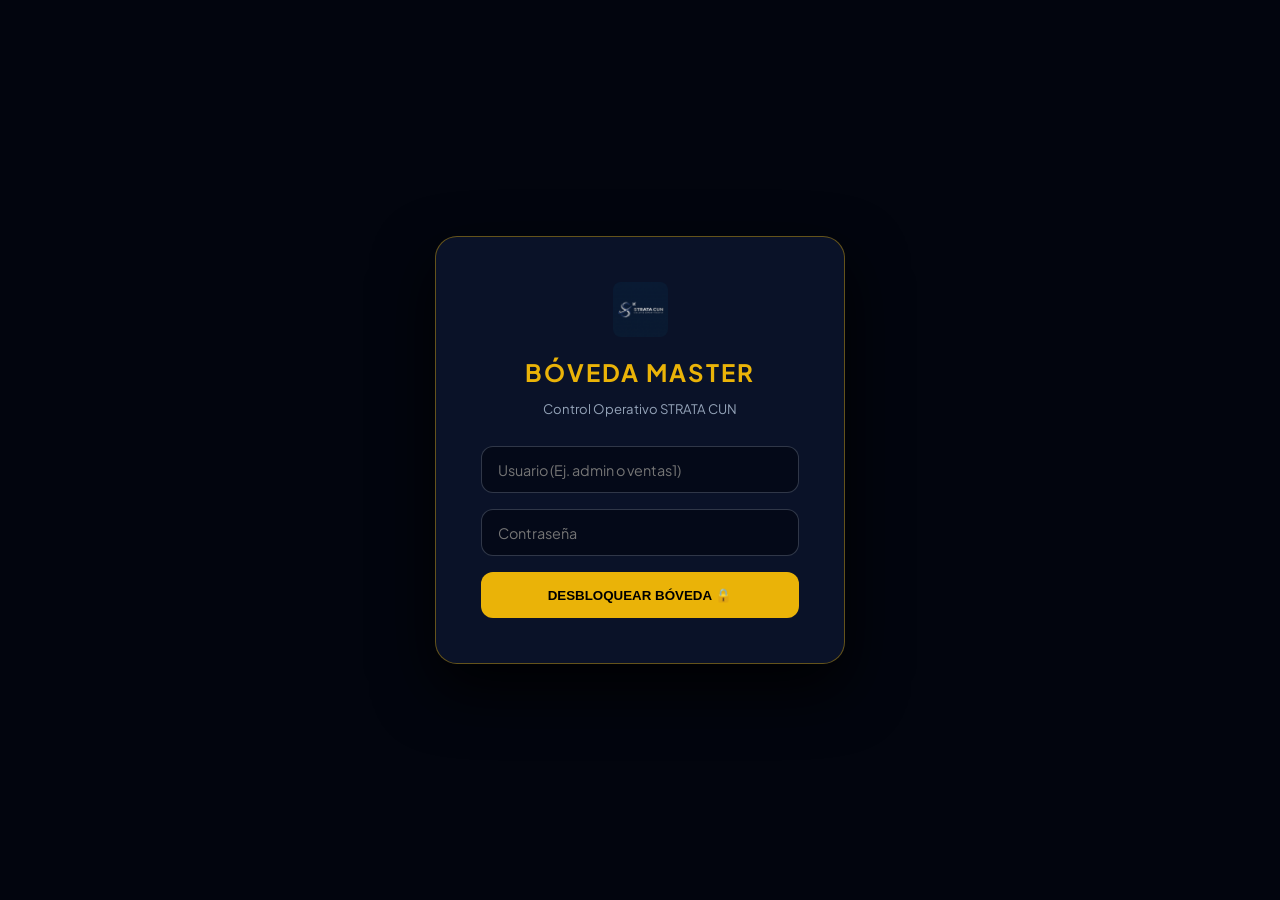
<file: admin.html>
<!DOCTYPE html>
<html lang="es" data-theme="dark">
<head>
    <meta charset="UTF-8">
    <meta name="viewport" content="width=device-width, initial-scale=1.0">
    <title>BÓVEDA MASTER | STRATA CUN Operaciones</title>
    <link href="https://fonts.googleapis.com/css2?family=Plus+Jakarta+Sans:wght@400;600;800&display=swap" rel="stylesheet">
    <style>
        :root { --bg-main: #02050e; --bg-card: rgba(11, 20, 43, 0.95); --text-primary: #ffffff; --text-secondary: #94a3b8; --cyan: #3b82f6; --gold: #eab308; --emerald: #10b981; }
        * { box-sizing: border-box; }
        body { background-color: var(--bg-main); color: var(--text-primary); font-family: 'Plus Jakarta Sans', sans-serif; margin: 0; display: flex; height: 100vh; overflow: hidden; }
        
        #loginOverlay { position: fixed; inset: 0; background: #02050e; z-index: 9999; display: flex; align-items: center; justify-content: center; padding: 1rem; }
        .login-box { background: var(--bg-card); padding: 2.8rem; border-radius: 22px; border: 1px solid rgba(234, 179, 8, 0.4); width: 100%; max-width: 410px; text-align: center; box-shadow: 0 25px 60px rgba(0,0,0,0.85); }
        .admin-input { background: rgba(5, 10, 24, 0.95); border: 1px solid rgba(148, 163, 184, 0.3); color: #fff; padding: 0.85rem 1rem; border-radius: 12px; font-family: inherit; font-size: 0.9rem; width: 100%; margin-bottom: 1rem; color-scheme: dark; }
        .admin-input:focus { border-color: var(--gold); outline: none; }
        .form-btn { background: var(--gold); color: #000; font-weight: 800; border: none; padding: 0.95rem 1.5rem; border-radius: 12px; cursor: pointer; width: 100%; text-transform: uppercase; transition: transform 0.2s; }
        .form-btn:hover { transform: translateY(-2px); }

        .sidebar { width: 270px; background: var(--bg-card); border-right: 1px solid rgba(59, 130, 246, 0.2); padding: 2rem 1.5rem; display: flex; flex-direction: column; }
        .sidebar h2 { color: var(--gold); font-size: 1.05rem; margin: 0 0 0.3rem; letter-spacing: 0.12em; text-transform: uppercase; }
        .nav-item { padding: 0.9rem 1.1rem; color: var(--text-secondary); text-decoration: none; display: block; border-radius: 12px; margin-bottom: 0.4rem; font-weight: 600; font-size: 0.88rem; cursor: pointer; border-left: 4px solid transparent; }
        .nav-item:hover, .nav-item.active { background: rgba(59, 130, 246, 0.15); color: var(--cyan); border-left: 4px solid var(--cyan); }
        .main-content { flex: 1; padding: 2.5rem 3rem; overflow-y: auto; }
        .tab-content { display: none; }
        .tab-content.active { display: block; }

        .dashboard-grid { display: grid; grid-template-columns: repeat(3, 1fr); gap: 1.5rem; margin: 1.5rem 0 2rem; }
        .stat-card { background: var(--bg-card); padding: 1.4rem; border-radius: 18px; border: 1px solid rgba(59, 130, 246, 0.2); }
        .stat-card h3 { color: var(--text-secondary); font-size: 0.72rem; text-transform: uppercase; margin: 0 0 0.4rem; }
        .stat-card .value { font-size: 2rem; font-weight: 800; color: var(--cyan); }

        .table-wrap { background: var(--bg-card); border-radius: 18px; border: 1px solid rgba(59, 130, 246, 0.2); overflow-x: auto; }
        table { width: 100%; border-collapse: collapse; text-align: left; }
        th { background: rgba(59, 130, 246, 0.12); padding: 1rem; color: var(--gold); font-size: 0.75rem; text-transform: uppercase; }
        td { padding: 0.9rem 1rem; border-bottom: 1px solid rgba(255,255,255,0.06); font-size: 0.83rem; }
        .status-badge { padding: 0.35rem 0.7rem; border-radius: 8px; font-weight: 700; font-size: 0.72rem; display: inline-block; }
        .status-completed { background: rgba(16, 185, 129, 0.15); color: var(--emerald); border: 1px solid var(--emerald); }
        .status-pending { background: rgba(234, 179, 8, 0.15); color: var(--gold); border: 1px solid var(--gold); }
        .mini-btn { padding: 0.35rem 0.65rem; border-radius: 6px; font-size: 0.72rem; font-weight: 700; cursor: pointer; border: 1px solid var(--cyan); background: transparent; color: var(--cyan); text-decoration: none; display: inline-block; margin-right: 0.3rem; }
        .mini-btn:hover { background: var(--cyan); color: #fff; }
        .admin-only { display: none; }
    </style>
</head>
<body>

    <!-- LOGIN MULTIUSUARIO -->
    <div id="loginOverlay">
        <div class="login-box">
            <img src="assets/Strata1CUNlogo.jpg" alt="STRATA CUN" style="height: 55px; margin: 0 auto 1rem; border-radius: 8px;" onerror="this.style.display='none'">
            <h2 style="color: var(--gold); margin: 0 0 0.4rem; letter-spacing: 2px;">BÓVEDA MASTER</h2>
            <p style="color: var(--text-secondary); font-size: 0.82rem; margin-bottom: 1.8rem;">Control Operativo STRATA CUN</p>
            <form onsubmit="realizarLogin(event)">
                <input type="text" id="loginUser" class="admin-input" placeholder="Usuario (Ej. admin o ventas1)" required>
                <input type="password" id="loginPass" class="admin-input" placeholder="Contraseña" required>
                <button type="submit" class="form-btn" id="btnLogin">Desbloquear Bóveda 🔒</button>
            </form>
            <div id="loginError" style="color: #ef4444; font-size: 0.82rem; margin-top: 1rem; display: none;"></div>
        </div>
    </div>

    <!-- SIDEBAR -->
    <div class="sidebar">
        <h2>Bóveda Master 🔒</h2>
        <p id="userNameDisplay" style="color: var(--emerald); font-size: 0.78rem; font-weight: 700; margin-bottom: 1.8rem;"></p>
        
        <a class="nav-item active" id="btn-monitor" onclick="switchTab('monitor')">📊 Monitor Operativo</a>
        <a class="nav-item" id="btn-partners" onclick="switchTab('partners')">🤝 Ingreso Partners / Ventas</a>
        <a class="nav-item admin-only" id="btn-usuarios" onclick="switchTab('usuarios')">👥 Gestión de Usuarios</a>
        <a class="nav-item admin-only" id="btn-nube" onclick="switchTab('nube')">📸 Subir Fotos / Nube 5TB</a>
        <a class="nav-item admin-only" id="btn-historial" onclick="switchTab('historial')">📋 Matriz Google Sheets</a>
        
        <a href="index.html" class="nav-item" style="margin-top: auto; color: #ef4444;">🚪 Volver a la Web</a>
    </div>

    <div class="main-content">
        <!-- PESTAÑA 1: MONITOR OPERATIVO -->
        <div id="tab-monitor" class="tab-content active">
            <div style="display: flex; justify-content: space-between; align-items: center;">
                <h1 style="margin: 0; font-size: 2rem;">Centro de Control en Tiempo Real</h1>
                <button onclick="fetchReservations()" class="form-btn" style="width: auto; padding: 0.6rem 1.2rem; font-size: 0.8rem;">🔄 Actualizar Radar</button>
            </div>
            
            <div class="dashboard-grid">
                <div class="stat-card"><h3>Pendientes de Pago</h3><div class="value" style="color: var(--gold);" id="countPending">0</div></div>
                <div class="stat-card"><h3>Confirmados / Pagados</h3><div class="value" style="color: var(--emerald);" id="countCompleted">0</div></div>
                <div class="stat-card"><h3>Volumen Operativo</h3><div class="value" id="totalRevenue">$0 MXN</div></div>
            </div>

            <div class="table-wrap">
                <table>
                    <thead>
                        <tr><th>Folio</th><th>Estado</th><th>Pasajero / WA</th><th>Servicio / Ruta</th><th>Vuelo / Fecha</th><th>Monto</th><th>Acciones</th></tr>
                    </thead>
                    <tbody id="reservasTableBody">
                        <tr><td colspan="7" style="text-align:center; padding: 2rem;">Sincronizando con la Bóveda... ⏳</td></tr>
                    </tbody>
                </table>
            </div>
        </div>

        <!-- PESTAÑA 2: REGISTRO DE PARTNERS Y VENDEDORES -->
        <div id="tab-partners" class="tab-content">
            <h1 style="font-size: 2rem; margin-bottom: 1.2rem;">Registrar Operación (Partners / Agencias / Ventas)</h1>
            <form onsubmit="guardarReservaManual(event)" style="background: var(--bg-card); padding: 2rem; border-radius: 20px; border: 1px solid rgba(234,179,8,0.3);">
                <div style="display: grid; grid-template-columns: 1fr 1fr; gap: 1rem;">
                    <input type="text" id="p-agencia" class="admin-input" placeholder="Agencia / Vendedor (Ej. Expedia, Hotel, Ventas1)" required>
                    <input type="text" id="p-nombre" class="admin-input" placeholder="Nombre Completo del Pasajero" required>
                    <input type="text" id="p-wa" class="admin-input" placeholder="WhatsApp del Pasajero (Ej. 52998...)" required>
                    <input type="email" id="p-correo" class="admin-input" placeholder="Correo del Cliente (Para enviarle Voucher)">
                    <select id="p-servicio" class="admin-input">
                        <option>Van Privada - Llegada</option>
                        <option>Van Privada - Salida</option>
                        <option>Van Privada - Hotel a Hotel</option>
                        <option>Suburban VIP - Llegada</option>
                        <option>Suburban VIP - Salida</option>
                        <option>Minibús Sprinter - Grupo</option>
                    </select>
                    <input type="text" id="p-hotel" class="admin-input" placeholder="Hotel o Ruta (Origen ➔ Destino)" required>
                    <input type="text" id="p-vuelo" class="admin-input" placeholder="Vuelo y Terminal (Ej. AA1312 - T3)">
                    <input type="datetime-local" id="p-fecha" class="admin-input" required>
                    <input type="text" id="p-total" class="admin-input" placeholder="Monto Total en MXN (Ej. 1450)" required>
                </div>
                <button type="submit" class="form-btn" id="btnGuardarPartner">Guardar y Emitir Folio 💾</button>
            </form>
        </div>

        <!-- PESTAÑA 3: CREAR USUARIOS (SOLO ADMIN) -->
        <div id="tab-usuarios" class="tab-content admin-only">
            <h1 style="font-size: 2rem; margin-bottom: 1rem;">Control de Accesos y Vendedores</h1>
            <div style="display: grid; grid-template-columns: 1fr 1fr; gap: 2rem;">
                <form onsubmit="crearNuevoUsuario(event)" style="background: var(--bg-card); padding: 2rem; border-radius: 20px;">
                    <h3 style="color: var(--gold); margin-top: 0;">Crear Nuevo Usuario</h3>
                    <input type="text" id="u-nombre" class="admin-input" placeholder="Nombre del Colaborador o Agencia" required>
                    <input type="text" id="u-user" class="admin-input" placeholder="Usuario de acceso (Ej. ventas3)" required>
                    <input type="text" id="u-pass" class="admin-input" placeholder="Contraseña asignada" required>
                    <select id="u-rol" class="admin-input">
                        <option value="vendedor">Vendedor (Solo ver e ingresar reservas)</option>
                        <option value="admin">Administrador (Control total y modificar estados)</option>
                    </select>
                    <button type="submit" class="form-btn" id="btnCrearUser">Registrar Usuario ➕</button>
                </form>
                <div style="background: var(--bg-card); padding: 2rem; border-radius: 20px;">
                    <h3 style="color: var(--cyan); margin-top: 0;">Usuarios Activos</h3>
                    <div id="listaUsuariosBox" style="font-size: 0.85rem; color: var(--text-secondary);">Cargando usuarios...</div>
                </div>
            </div>
        </div>

        <!-- PESTAÑA 4: SUBIR FOTOS A GALERÍA Y NUBE 5TB (SOLO ADMIN) -->
        <div id="tab-nube" class="tab-content admin-only">
            <h1 style="font-size: 2rem; margin-bottom: 0.5rem;">Subir Fotos a Galería Web y Nube 5TB</h1>
            <p style="color: var(--text-secondary); margin-bottom: 1.5rem;">Sube fotos de unidades, recepciones o evidencias. Si marcas "Publicar en Galería", aparecerán automáticamente en galeria.html.</p>
            <div style="background: var(--bg-card); padding: 2.5rem; border-radius: 20px; max-width: 650px; border: 1px dashed var(--cyan);">
                <input type="text" id="fotoTitulo" class="admin-input" placeholder="Título de la foto (Ej. Suburban VIP en T3)">
                <input type="text" id="fotoTag" class="admin-input" placeholder="Categoría (Ej. Flota Exclusiva / Operaciones)">
                <select id="fotoPublicar" class="admin-input">
                    <option value="si">📸 Publicar en la Galería Web + Guardar en Nube 5TB</option>
                    <option value="no">🔒 Solo Guardar en Bóveda Drive 5TB (Evidencia Privada)</option>
                </select>
                <input type="file" id="fotoUpload" accept="image/*" class="admin-input">
                <button onclick="subirFotoDrive()" class="form-btn" id="btnUpload" style="background: var(--cyan); color: #fff;">Subir Imagen a la Nube ☁️</button>
                <div id="uploadStatus" style="margin-top: 1.2rem; font-size: 0.9rem;"></div>
            </div>
        </div>

        <!-- PESTAÑA 5: MATRIZ GOOGLE SHEETS (SOLO ADMIN) -->
        <div id="tab-historial" class="tab-content admin-only">
            <h1 style="font-size: 2rem; margin-bottom: 1rem;">Matriz Maestra y Nube 5TB</h1>
            <div style="display: grid; grid-template-columns: 1fr 1fr; gap: 1.5rem;">
                <div style="background: var(--bg-card); padding: 2.5rem; border-radius: 20px; text-align: center;">
                    <h3>📊 Hoja de Cálculo Central</h3>
                    <p style="color: var(--text-secondary); font-size: 0.85rem; margin-bottom: 1.5rem;">Edición directa de celdas, histórico y corte de caja.</p>
                    <a href="https://docs.google.com/spreadsheets/" target="_blank" class="form-btn" style="display: inline-block; width: auto; text-decoration: none;">Abrir Google Sheets ✏️</a>
                </div>
                <div style="background: var(--bg-card); padding: 2.5rem; border-radius: 20px; text-align: center;">
                    <h3>☁️ Carpeta Google Drive 5TB</h3>
                    <p style="color: var(--text-secondary); font-size: 0.85rem; margin-bottom: 1.5rem;">Acceso a todas las imágenes y evidencias operativas.</p>
                    <a href="https://drive.google.com/" target="_blank" class="form-btn" style="background: var(--cyan); color: #fff; display: inline-block; width: auto; text-decoration: none;">Abrir Google Drive 📂</a>
                </div>
            </div>
        </div>
    </div>

    <script>
        const SCRIPT_URL = "https://script.google.com/macros/s/AKfycbyVA0l-cieOQotyRm9HEtMBxrLOnHFYNfm0x1W6UhB-CHuxqJ6vOjQgc20HeLgH5fteYQ/exec";
        let currentUserRole = "";

        function switchTab(tabId) {
            document.querySelectorAll('.tab-content').forEach(t => t.classList.remove('active'));
            document.querySelectorAll('.nav-item').forEach(b => b.classList.remove('active'));
            document.getElementById('tab-' + tabId).classList.add('active');
            document.getElementById('btn-' + tabId).classList.add('active');
        }

        function realizarLogin(e) {
            e.preventDefault();
            const u = document.getElementById('loginUser').value.trim();
            const p = document.getElementById('loginPass').value.trim();
            const btn = document.getElementById('btnLogin');
            const err = document.getElementById('loginError');
            btn.innerHTML = "Verificando credenciales... ⏳";
            btn.disabled = true;
            err.style.display = 'none';

            fetch(`${SCRIPT_URL}?action=login&user=${encodeURIComponent(u)}&pass=${encodeURIComponent(p)}`)
                .then(r => r.json())
                .then(data => {
                    if (data.status === 'success') {
                        currentUserRole = data.rol;
                        document.getElementById('userNameDisplay').textContent = `👤 ${data.nombre} (${data.rol.toUpperCase()})`;
                        document.getElementById('loginOverlay').style.display = 'none';
                        if (currentUserRole === 'admin') {
                            document.querySelectorAll('.admin-only').forEach(el => el.style.display = 'block');
                            cargarUsuarios();
                        }
                        fetchReservations();
                    } else {
                        err.textContent = data.message;
                        err.style.display = 'block';
                    }
                })
                .catch(() => {
                    err.textContent = "Error de conexión. Verifica que el Script esté publicado como 'Cualquier persona'.";
                    err.style.display = 'block';
                })
                .finally(() => {
                    btn.innerHTML = "Desbloquear Bóveda 🔒";
                    btn.disabled = false;
                });
        }

        function fetchReservations() {
            const tbody = document.getElementById('reservasTableBody');
            fetch(`${SCRIPT_URL}?action=get_reservas`)
                .then(r => r.json())
                .then(res => {
                    if (res.status === 'success') renderTable(res.data);
                    else tbody.innerHTML = `<tr><td colspan="7">${res.message}</td></tr>`;
                })
                .catch(() => {
                    tbody.innerHTML = `<tr><td colspan="7" style="color:#ef4444;">No se pudo conectar con la Bóveda.</td></tr>`;
                });
        }

        function renderTable(rows) {
            const tbody = document.getElementById('reservasTableBody');
            tbody.innerHTML = '';
            let pen = 0, comp = 0, ing = 0;

            for (let i = 1; i < rows.length; i++) {
                const r = rows[i];
                if (!r[0]) continue;
                const folio = r[0];
                const estado = r[2] || 'Pendiente';
                const isComp = estado.toLowerCase().includes('completado') || estado.toLowerCase().includes('pagado') || estado.toLowerCase().includes('confirmado');
                const badge = isComp ? 'status-completed' : 'status-pending';

                const montoNum = parseFloat(String(r[14]).replace(/[^0-9.]+/g, "")) || 0;
                if (isComp) comp++; else pen++;
                ing += montoNum;

                const waClean = String(r[4] || '').replace(/[^0-9]/g, '');
                const waUrl = `https://wa.me/${waClean}?text=${encodeURIComponent(`Hola ${r[3]}, le contactamos de STRATA CUN sobre su reserva ${folio}. Su voucher oficial está en: https://stratacun.com/exito.html?folio=${folio}`)}`;

                // Solo Admin puede cambiar el estado a Pagado/Confirmado
                let adminBtns = '';
                if (currentUserRole === 'admin') {
                    adminBtns = `<button onclick="cambiarEstado('${folio}', 'Completado (Pago Confirmado)')" class="mini-btn" style="border-color:#10b981;color:#10b981;">✓ Confirmar Pago</button>`;
                }

                tbody.insertAdjacentHTML('afterbegin', `
                    <tr>
                        <td><strong>${folio}</strong></td>
                        <td><span class="status-badge ${badge}">${estado}</span></td>
                        <td><strong>${r[3] || '-'}</strong><br><small style="color:var(--text-secondary)">${r[4] || ''}</small></td>
                        <td>${r[6] || ''}<br><small style="color:var(--cyan)">${r[10] || ''}</small></td>
                        <td>${r[12] || ''}<br><small style="color:var(--text-secondary)">${r[13] || ''}</small></td>
                        <td style="color:var(--gold);font-weight:800;">$${montoNum}</td>
                        <td>
                            <a href="exito.html?folio=${folio}" target="_blank" class="mini-btn">📄 Voucher</a>
                            <a href="${waUrl}" target="_blank" class="mini-btn" style="border-color:#25d366;color:#25d366;">💬 WA</a>
                            ${adminBtns}
                        </td>
                    </tr>
                `);
            }
            document.getElementById('countPending').textContent = pen;
            document.getElementById('countCompleted').textContent = comp;
            document.getElementById('totalRevenue').textContent = `$${new Intl.NumberFormat('es-MX').format(ing)} MXN`;
        }

        function cambiarEstado(folio, nuevoEstado) {
            const fd = new URLSearchParams({ action: 'actualizar_estado', folio: folio, nuevoEstado: nuevoEstado });
            fetch(SCRIPT_URL, { method: 'POST', body: fd })
                .then(r => r.json())
                .then(d => {
                    if (d.status === 'success') fetchReservations();
                    else alert(d.message);
                });
        }

        function guardarReservaManual(e) {
            e.preventDefault();
            const btn = document.getElementById('btnGuardarPartner');
            btn.disabled = true; btn.innerHTML = "Guardando... ⏳";
            const fd = new URLSearchParams({
                action: 'manual_booking',
                agencia: document.getElementById('p-agencia').value,
                nombre: document.getElementById('p-nombre').value,
                whatsapp: document.getElementById('p-wa').value,
                correo: document.getElementById('p-correo').value,
                servicio: document.getElementById('p-servicio').value,
                hotel: document.getElementById('p-hotel').value,
                vuelo: document.getElementById('p-vuelo').value,
                fecha: document.getElementById('p-fecha').value,
                total: document.getElementById('p-total').value
            });
            fetch(SCRIPT_URL, { method: 'POST', body: fd })
                .then(r => r.json())
                .then(d => {
                    if (d.status === 'success') {
                        alert(`✅ Reserva registrada con éxito.\nFolio: ${d.folio}`);
                        e.target.reset();
                        fetchReservations();
                        switchTab('monitor');
                    } else alert("Error: " + d.message);
                })
                .finally(() => { btn.disabled = false; btn.innerHTML = "Guardar y Emitir Folio 💾"; });
        }

        function crearNuevoUsuario(e) {
            e.preventDefault();
            const btn = document.getElementById('btnCrearUser');
            btn.disabled = true;
            const fd = new URLSearchParams({
                action: 'crear_usuario',
                nuevoNombre: document.getElementById('u-nombre').value,
                nuevoUser: document.getElementById('u-user').value,
                nuevoPass: document.getElementById('u-pass').value,
                nuevoRol: document.getElementById('u-rol').value
            });
            fetch(SCRIPT_URL, { method: 'POST', body: fd })
                .then(r => r.json())
                .then(d => {
                    alert("✅ Usuario registrado correctamente.");
                    e.target.reset();
                    cargarUsuarios();
                })
                .finally(() => { btn.disabled = false; });
        }

        function cargarUsuarios() {
            fetch(`${SCRIPT_URL}?action=get_usuarios`)
                .then(r => r.json())
                .then(d => {
                    const box = document.getElementById('listaUsuariosBox');
                    let html = `<p>🔑 <strong>admin</strong> (Admin Master)</p><p>🔑 <strong>ventas1</strong> (Vendedor)</p>`;
                    if (d.usuarios) {
                        d.usuarios.forEach(u => {
                            html += `<p>🔑 <strong>${u[0]}</strong> - ${u[3]} (${u[2]})</p>`;
                        });
                    }
                    box.innerHTML = html;
                });
        }

        function subirFotoDrive() {
            const fileInput = document.getElementById('fotoUpload');
            if (fileInput.files.length === 0) return alert("Selecciona una imagen primero.");
            const btn = document.getElementById('btnUpload');
            const status = document.getElementById('uploadStatus');
            btn.disabled = true; btn.innerHTML = "Subiendo a Nube 5TB... ⏳";

            const file = fileInput.files[0];
            const reader = new FileReader();
            reader.onload = function(ev) {
                const fd = new URLSearchParams({
                    action: 'upload_image',
                    fileName: file.name,
                    fileData: ev.target.result,
                    tituloFoto: document.getElementById('fotoTitulo').value || file.name,
                    tagFoto: document.getElementById('fotoTag').value || 'Flota STRATA CUN',
                    publicarGaleria: document.getElementById('fotoPublicar').value
                });
                fetch(SCRIPT_URL, { method: 'POST', body: fd })
                    .then(r => r.json())
                    .then(d => {
                        if (d.status === 'success') {
                            status.innerHTML = `<span style="color:#10b981;">✅ Imagen guardada en tu Nube 5TB y sincronizada con la Galería.</span>`;
                            fileInput.value = "";
                        } else {
                            status.innerHTML = `<span style="color:#ef4444;">❌ Error: ${d.message}</span>`;
                        }
                    })
                    .finally(() => { btn.disabled = false; btn.innerHTML = "Subir Imagen a la Nube ☁️"; });
            };
            reader.readAsDataURL(file);
        }
    </script>
</body>
</html>
</file>
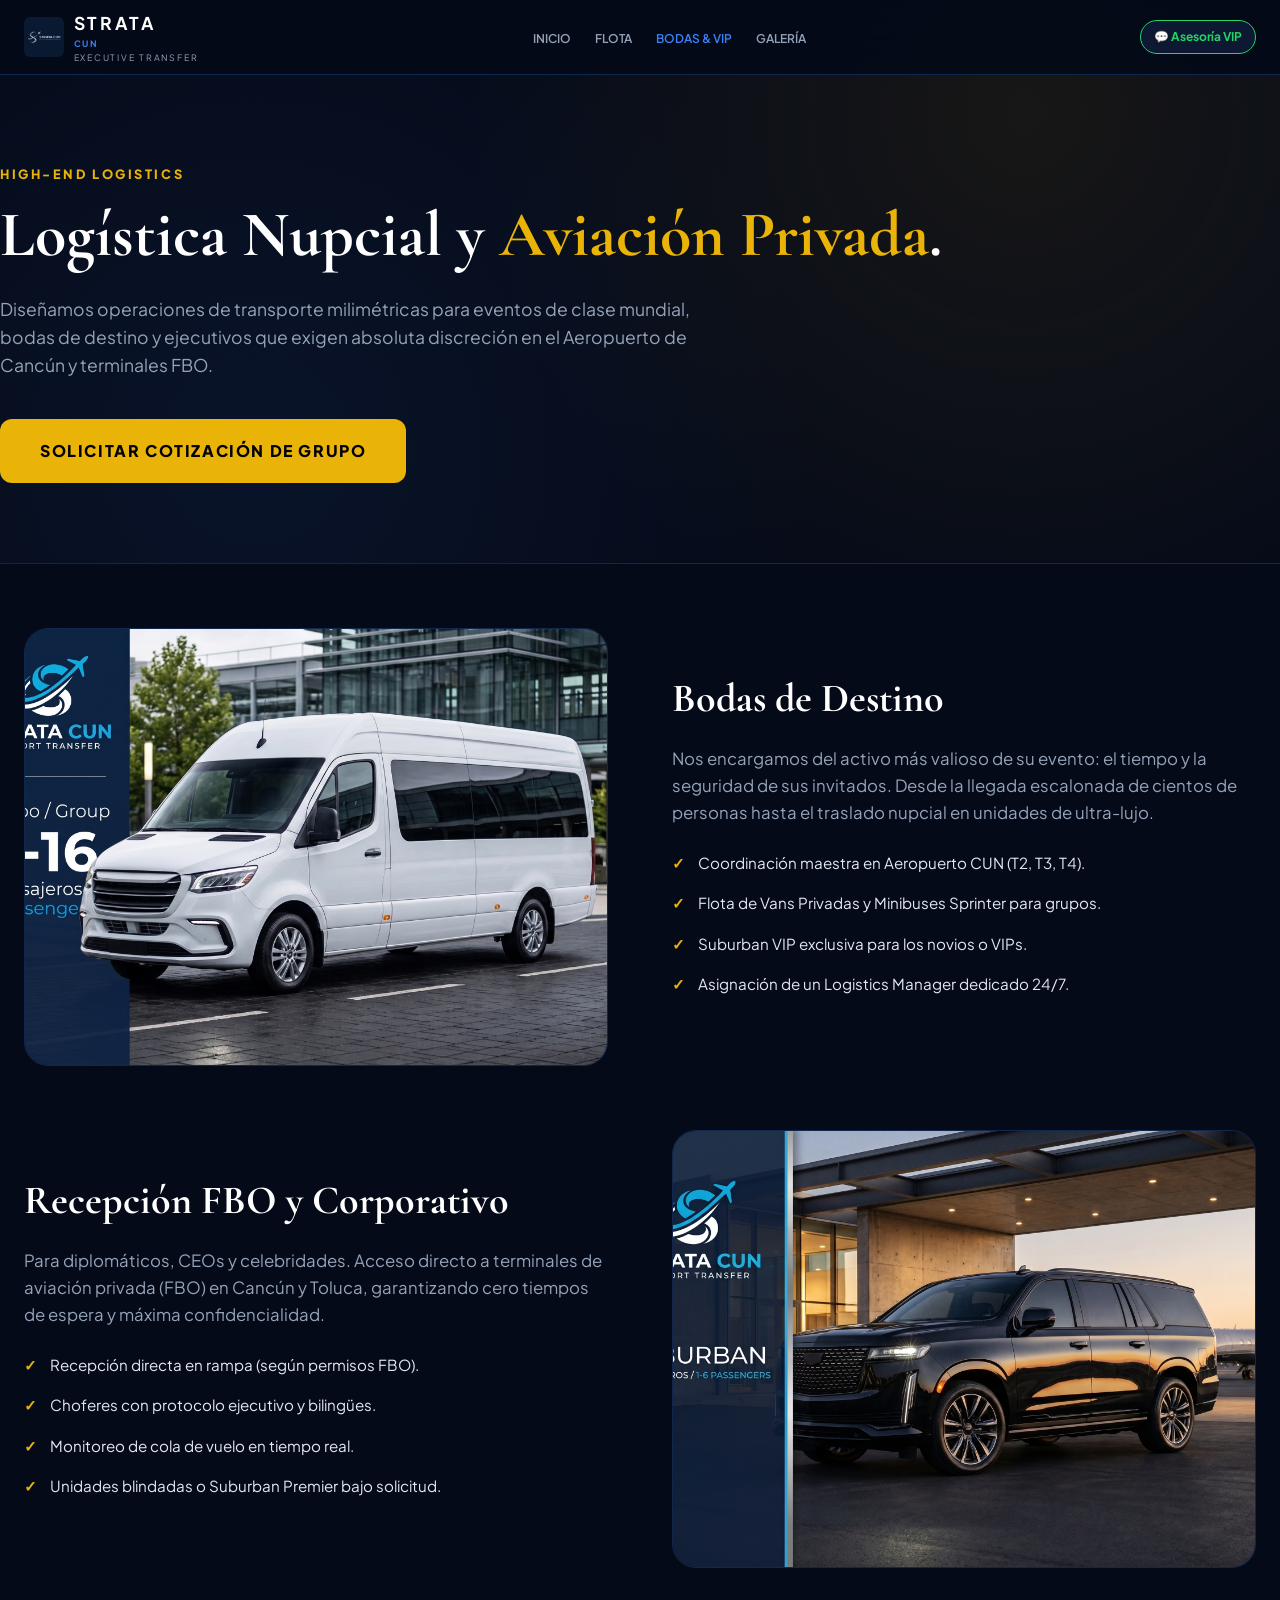
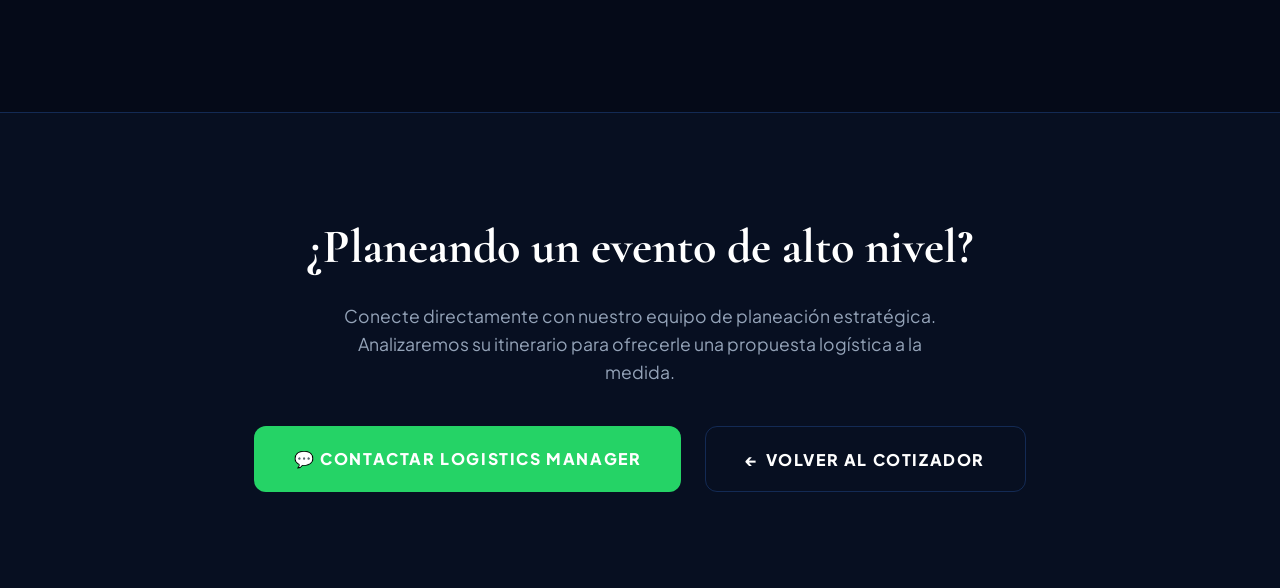
<file: bodas.html>
<!DOCTYPE html>
<html lang="es" data-theme="dark">
<head>
    <meta charset="UTF-8">
    <meta name="viewport" content="width=device-width, initial-scale=1.0">
    <title>Bodas & VIP | STRATA CUN</title>
    <link rel="preconnect" href="https://fonts.googleapis.com">
    <link rel="preconnect" href="https://fonts.gstatic.com" crossorigin>
    <link href="https://fonts.googleapis.com/css2?family=Cormorant+Garamond:ital,wght@0,600;0,700;1,600&family=Plus+Jakarta+Sans:wght@300;400;500;600;700;800&display=swap" rel="stylesheet">

    <style>
        :root {
            --bg-main: #050a18;
            --bg-card: rgba(11, 20, 43, 0.82);
            --bg-elevated: rgba(15, 26, 54, 0.92);
            --text-primary: #ffffff;
            --text-secondary: #94a3b8;
            --cyan: #1d4ed8; 
            --cyan-glow: #3b82f6; 
            --gold: #eab308;
            --border-glass: rgba(59, 130, 246, 0.24);
        }
        * { box-sizing: border-box; margin: 0; padding: 0; }
        body { background-color: var(--bg-main); color: var(--text-primary); font-family: 'Plus Jakarta Sans', sans-serif; line-height: 1.6; overflow-x: hidden; }
        .serif-lux { font-family: 'Cormorant Garamond', Georgia, serif; }
        .container { max-width: 1340px; margin: 0 auto; padding: 0 1.5rem; }

        /* NAVBAR */
        .navbar { position: fixed; top: 0; left: 0; right: 0; height: 75px; background: rgba(5, 10, 24, 0.95); backdrop-filter: blur(20px); border-bottom: 1px solid var(--border-glass); z-index: 1000; display: flex; align-items: center; }
        .nav-content { display: flex; align-items: center; justify-content: space-between; width: 100%; }
        .brand-box { display: flex; align-items: center; gap: 0.6rem; text-decoration: none; color: var(--text-primary); }
        .brand-logo-img { height: 40px; width: auto; border-radius: 6px; }
        .brand-text-container strong { font-size: 1.1rem; letter-spacing: 0.15em; }
        .brand-text-container span { font-size: 0.55rem; letter-spacing: 0.2em; color: var(--text-secondary); text-transform: uppercase; display: block;}
        
        .nav-links { display: flex; gap: 1.5rem; list-style: none; }
        .nav-links a { color: var(--text-secondary); text-decoration: none; font-size: 0.75rem; font-weight: 600; text-transform: uppercase; transition: color 0.25s; }
        .nav-links a:hover, .nav-links a.active { color: var(--cyan-glow); }

        .btn-glass { background: var(--bg-elevated); color: var(--text-primary); border: 1px solid var(--border-glass); padding: 0.4rem 0.8rem; border-radius: 999px; font-size: 0.75rem; font-weight: 700; cursor: pointer; display: inline-flex; align-items: center; gap: 0.4rem; text-decoration: none; transition: all 0.25s ease; }
        .btn-glass:hover { border-color: var(--cyan-glow); box-shadow: 0 0 18px rgba(59, 130, 246, 0.3); transform: translateY(-1px); }

        /* HERO VIP */
        .vip-hero { padding: 160px 0 80px; position: relative; border-bottom: 1px solid var(--border-glass); overflow: hidden; }
        .vip-hero::before { content: ''; position: absolute; inset: 0; background: radial-gradient(circle at 80% 20%, rgba(234, 179, 8, 0.08), transparent 50%), radial-gradient(circle at 20% 80%, rgba(59, 130, 246, 0.08), transparent 50%); z-index: -1; }
        .hero-tag { color: var(--gold); font-size: 0.8rem; font-weight: 800; text-transform: uppercase; letter-spacing: 0.2em; margin-bottom: 1rem; display: inline-block; }
        .vip-title { font-size: clamp(3rem, 5vw, 4.5rem); line-height: 1.1; margin-bottom: 1.5rem; }
        .vip-desc { font-size: 1.1rem; color: var(--text-secondary); max-width: 700px; margin-bottom: 2.5rem; }

        /* SECCIONES DE CONTENIDO */
        .vip-grid { display: grid; grid-template-columns: 1fr 1fr; gap: 4rem; margin-top: 4rem; align-items: center; }
        .vip-grid.reverse { direction: rtl; }
        .vip-grid.reverse > * { direction: ltr; }
        .vip-image-box { position: relative; border-radius: 24px; overflow: hidden; border: 1px solid var(--border-glass); aspect-ratio: 4/3; }
        .vip-image-box img { width: 100%; height: 100%; object-fit: cover; }
        .vip-content h2 { font-size: 2.5rem; margin-bottom: 1rem; color: #fff; }
        .vip-content p { color: var(--text-secondary); font-size: 1.05rem; margin-bottom: 1.5rem; }
        .vip-features { list-style: none; display: grid; gap: 1rem; margin-bottom: 2rem; }
        .vip-features li { display: flex; align-items: center; gap: 0.8rem; font-size: 0.95rem; color: #e2e8f0; }
        .vip-features li::before { content: '✓'; color: var(--gold); font-weight: 800; }

        /* CTA FINAL */
        .cta-section { text-align: center; padding: 6rem 0; background: rgba(11, 20, 43, 0.5); border-top: 1px solid var(--border-glass); margin-top: 5rem; }
        .btn-gold { background: var(--gold); color: #000; padding: 1.2rem 2.5rem; border-radius: 12px; font-weight: 800; text-transform: uppercase; letter-spacing: 0.1em; text-decoration: none; display: inline-block; transition: transform 0.2s, box-shadow 0.2s; border: none; }
        .btn-gold:hover { transform: translateY(-3px); box-shadow: 0 15px 30px rgba(234, 179, 8, 0.3); }

        @media (max-width: 992px) {
            .vip-grid { grid-template-columns: 1fr; gap: 2rem; }
            .vip-grid.reverse { direction: ltr; }
            .nav-links { display: none; }
        }
    </style>
</head>
<body>

    <header class="navbar">
        <div class="container nav-content">
            <a href="index.html" class="brand-box">
                <img src="assets/Strata1CUNlogo.jpg" alt="Strata CUN" class="brand-logo-img" onerror="this.src='assets/StrataCUNog.jpg'">
                <div class="brand-text-container">
                    <strong>STRATA <span style="color: var(--cyan-glow);">CUN</span></strong>
                    <span>Executive Transfer</span>
                </div>
            </a>
            <ul class="nav-links">
                <li><a href="index.html">Inicio</a></li>
                <li><a href="index.html#flota">Flota</a></li>
                <li><a href="bodas.html" class="active">Bodas & VIP</a></li>
                <li><a href="galeria.html">Galería</a></li>
            </ul>
            <div class="nav-controls" style="display: flex; gap: 1rem;">
                <a href="https://wa.me/5219987864835" target="_blank" class="btn-glass" style="border-color: #25d366; color: #25d366;">💬 Asesoría VIP</a>
            </div>
        </div>
    </header>

    <div class="vip-hero container">
        <span class="hero-tag">High-End Logistics</span>
        <h1 class="vip-title serif-lux">Logística Nupcial y <span style="color: var(--gold);">Aviación Privada</span>.</h1>
        <p class="vip-desc">Diseñamos operaciones de transporte milimétricas para eventos de clase mundial, bodas de destino y ejecutivos que exigen absoluta discreción en el Aeropuerto de Cancún y terminales FBO.</p>
        <a href="#contacto-vip" class="btn-gold">Solicitar Cotización de Grupo</a>
    </div>

    <div class="container" style="padding-bottom: 4rem;">
        
        <!-- SECCIÓN 1: BODAS -->
        <div class="vip-grid">
            <div class="vip-image-box">
                <!-- Puedes cambiar esta imagen después por una de bodas reales -->
                <img src="assets/MINIBUS16.jpg" alt="Logística de Bodas Cancún" onerror="this.src='assets/SUV5.jpg'">
            </div>
            <div class="vip-content">
                <h2 class="serif-lux">Bodas de Destino</h2>
                <p>Nos encargamos del activo más valioso de su evento: el tiempo y la seguridad de sus invitados. Desde la llegada escalonada de cientos de personas hasta el traslado nupcial en unidades de ultra-lujo.</p>
                <ul class="vip-features">
                    <li>Coordinación maestra en Aeropuerto CUN (T2, T3, T4).</li>
                    <li>Flota de Vans Privadas y Minibuses Sprinter para grupos.</li>
                    <li>Suburban VIP exclusiva para los novios o VIPs.</li>
                    <li>Asignación de un Logistics Manager dedicado 24/7.</li>
                </ul>
            </div>
        </div>

        <!-- SECCIÓN 2: EJECUTIVO Y FBO -->
        <div class="vip-grid reverse">
            <div class="vip-image-box">
                <img src="assets/BlackLOGOSUV.jpg" alt="Transporte Ejecutivo FBO" onerror="this.src='assets/SUV5.jpg'">
            </div>
            <div class="vip-content">
                <h2 class="serif-lux">Recepción FBO y Corporativo</h2>
                <p>Para diplomáticos, CEOs y celebridades. Acceso directo a terminales de aviación privada (FBO) en Cancún y Toluca, garantizando cero tiempos de espera y máxima confidencialidad.</p>
                <ul class="vip-features">
                    <li>Recepción directa en rampa (según permisos FBO).</li>
                    <li>Choferes con protocolo ejecutivo y bilingües.</li>
                    <li>Monitoreo de cola de vuelo en tiempo real.</li>
                    <li>Unidades blindadas o Suburban Premier bajo solicitud.</li>
                </ul>
            </div>
        </div>
    </div>

    <div class="cta-section" id="contacto-vip">
        <div class="container">
            <h2 class="serif-lux" style="font-size: 3rem; margin-bottom: 1rem;">¿Planeando un evento de alto nivel?</h2>
            <p style="color: var(--text-secondary); max-width: 600px; margin: 0 auto 2.5rem; font-size: 1.1rem;">Conecte directamente con nuestro equipo de planeación estratégica. Analizaremos su itinerario para ofrecerle una propuesta logística a la medida.</p>
            <div style="display: flex; justify-content: center; gap: 1.5rem; flex-wrap: wrap;">
                <a href="https://wa.me/5219987864835?text=Hola,%20me%20interesa%20informaci%C3%B3n%20sobre%20log%C3%ADstica%20para%20Bodas/Grupos%20VIP" target="_blank" class="btn-gold" style="background: #25d366; color: #fff;">💬 Contactar Logistics Manager</a>
                <a href="index.html" class="btn-gold" style="background: transparent; border: 1px solid var(--border-glass); color: #fff;">← Volver al Cotizador</a>
            </div>
        </div>
    </div>

</body>
</html>
</file>
